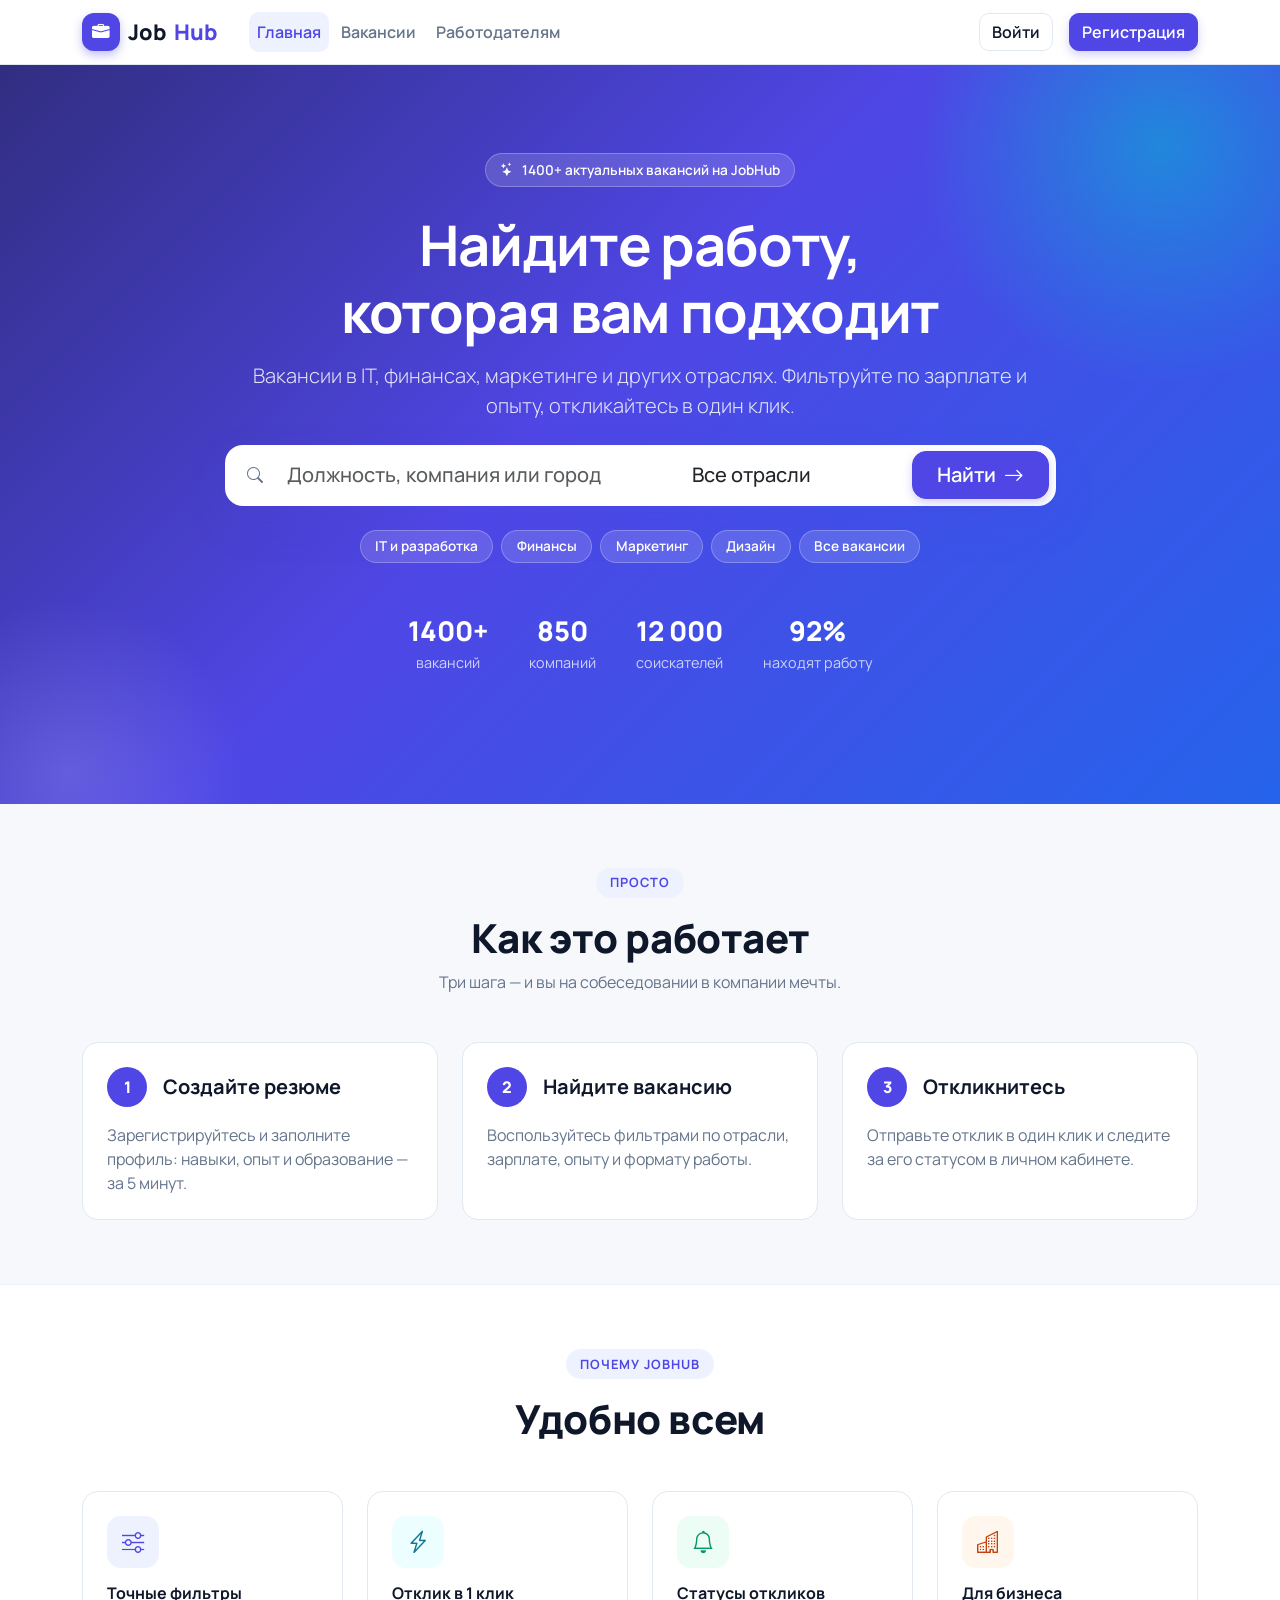
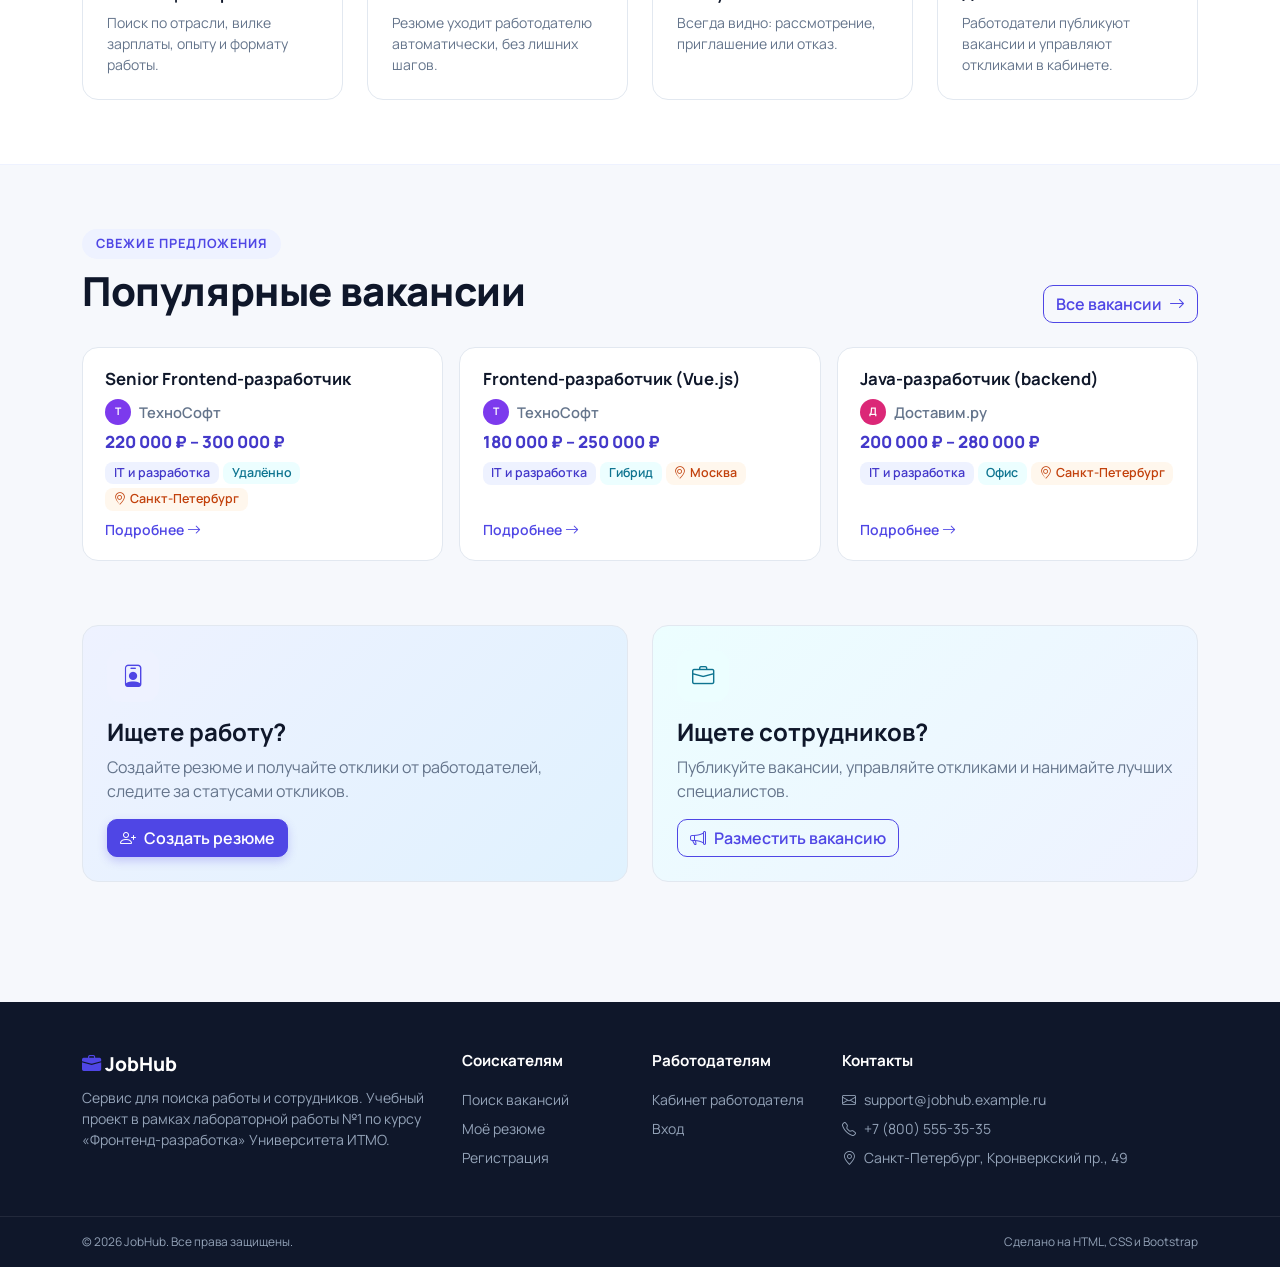
<file: labs/1/index.html>
<!DOCTYPE html>
<html lang="ru">
<head>
  <meta charset="UTF-8">
  <meta name="viewport" content="width=device-width, initial-scale=1">
  <meta name="description" content="JobHub — сервис поиска работы и сотрудников. Тысячи вакансий с фильтрами по отрасли, зарплате и опыту.">
  <title>JobHub — найди работу мечты</title>

  <!-- Bootstrap 5 -->
  <link href="https://cdn.jsdelivr.net/npm/bootstrap@5.3.3/dist/css/bootstrap.min.css" rel="stylesheet">
  <!-- Bootstrap Icons -->
  <link href="https://cdn.jsdelivr.net/npm/bootstrap-icons@1.11.3/font/bootstrap-icons.min.css" rel="stylesheet">
  <!-- Шрифт Manrope -->
  <link rel="preconnect" href="https://fonts.googleapis.com">
  <link rel="preconnect" href="https://fonts.gstatic.com" crossorigin>
  <link href="https://fonts.googleapis.com/css2?family=Manrope:wght@400;500;600;700;800&display=swap" rel="stylesheet">
  <!-- Кастомные стили -->
  <link rel="stylesheet" href="css/style.css">
</head>

<body data-page="index">

  <!-- ================= ШАПКА ================= -->
  <header class="site-header sticky-top">
    <nav class="navbar navbar-expand-lg py-2">
      <div class="container">
        <a class="navbar-brand" href="index.html"><i class="bi bi-briefcase-fill"></i>Job<span>Hub</span></a>
        <button class="navbar-toggler" type="button" data-bs-toggle="collapse" data-bs-target="#mainNav"
                aria-controls="mainNav" aria-expanded="false" aria-label="Открыть меню">
          <span class="navbar-toggler-icon"></span>
        </button>
        <div class="collapse navbar-collapse" id="mainNav">
          <ul class="navbar-nav me-auto mb-2 mb-lg-0 ms-lg-3 gap-lg-1">
            <li class="nav-item"><a class="nav-link" data-nav="index" href="index.html">Главная</a></li>
            <li class="nav-item"><a class="nav-link" data-nav="jobs" href="jobs.html">Вакансии</a></li>
            <li class="nav-item"><a class="nav-link" data-nav="employer" href="employer.html">Работодателям</a></li>
          </ul>
          <div class="d-flex align-items-center gap-2" id="navUser"></div>
        </div>
      </div>
    </nav>
  </header>

  <main>
    <!-- ================= ГЕРОЙ С ПОИСКОМ ================= -->
    <section class="hero">
      <div class="container">
        <div class="row justify-content-center text-center">
          <div class="col-lg-9">
            <p class="hero-chip d-inline-flex mb-4"><i class="bi bi-stars me-2"></i>1400+ актуальных вакансий на JobHub</p>
            <h1 class="display-4 fw-bold mb-3">Найдите работу,<br>которая вам подходит</h1>
            <p class="lead mb-4">
              Вакансии в IT, финансах, маркетинге и других отраслях.
              Фильтруйте по зарплате и опыту, откликайтесь в один клик.
            </p>

            <!-- Форма быстрого поиска -->
            <form id="heroSearchForm" class="hero-search mb-4" role="search" aria-label="Поиск вакансий">
              <div class="flex-grow-1 d-flex align-items-center px-3">
                <i class="bi bi-search text-muted me-2"></i>
                <input type="search" class="form-control form-control-lg border-0" name="q"
                       placeholder="Должность, компания или город" aria-label="Ключевое слово">
              </div>
              <select class="form-select form-select-lg" name="industry" aria-label="Отрасль" style="max-width:230px">
                <option value="">Все отрасли</option>
                <option value="IT и разработка">IT и разработка</option>
                <option value="Финансы">Финансы</option>
                <option value="Маркетинг и PR">Маркетинг и PR</option>
                <option value="Дизайн">Дизайн</option>
                <option value="Продажи">Продажи</option>
                <option value="HR и рекрутинг">HR и рекрутинг</option>
                <option value="Производство">Производство</option>
                <option value="Логистика">Логистика</option>
                <option value="Образование">Образование</option>
              </select>
              <button type="submit" class="btn btn-brand btn-lg px-4">
                Найти <i class="bi bi-arrow-right ms-1"></i>
              </button>
            </form>

            <div class="d-flex flex-wrap justify-content-center gap-2 mb-5">
              <a class="hero-chip" href="jobs.html?industry=IT%20и%20разработка">IT и разработка</a>
              <a class="hero-chip" href="jobs.html?industry=Финансы">Финансы</a>
              <a class="hero-chip" href="jobs.html?industry=Маркетинг%20и%20PR">Маркетинг</a>
              <a class="hero-chip" href="jobs.html?industry=Дизайн">Дизайн</a>
              <a class="hero-chip" href="jobs.html">Все вакансии</a>
            </div>

            <div class="hero-stats justify-content-center">
              <div><div class="num">1400+</div><div class="lbl">вакансий</div></div>
              <div><div class="num">850</div><div class="lbl">компаний</div></div>
              <div><div class="num">12 000</div><div class="lbl">соискателей</div></div>
              <div><div class="num">92%</div><div class="lbl">находят работу</div></div>
            </div>
          </div>
        </div>
      </div>
    </section>

    <!-- ================= КАК ЭТО РАБОТАЕТ ================= -->
    <section class="section" aria-labelledby="how-title">
      <div class="container">
        <div class="text-center mb-5">
          <span class="eyebrow mb-3">Просто</span>
          <h2 class="section-title h1" id="how-title">Как это работает</h2>
          <p class="section-subtitle mx-auto">Три шага — и вы на собеседовании в компании мечты.</p>
        </div>
        <div class="row g-4">
          <div class="col-md-4">
            <div class="feature-card">
              <div class="d-flex align-items-center gap-3 mb-3">
                <span class="step-num">1</span>
                <h3 class="h5 fw-bold mb-0">Создайте резюме</h3>
              </div>
              <p class="text-muted mb-0">Зарегистрируйтесь и заполните профиль: навыки, опыт и образование — за 5 минут.</p>
            </div>
          </div>
          <div class="col-md-4">
            <div class="feature-card">
              <div class="d-flex align-items-center gap-3 mb-3">
                <span class="step-num">2</span>
                <h3 class="h5 fw-bold mb-0">Найдите вакансию</h3>
              </div>
              <p class="text-muted mb-0">Воспользуйтесь фильтрами по отрасли, зарплате, опыту и формату работы.</p>
            </div>
          </div>
          <div class="col-md-4">
            <div class="feature-card">
              <div class="d-flex align-items-center gap-3 mb-3">
                <span class="step-num">3</span>
                <h3 class="h5 fw-bold mb-0">Откликнитесь</h3>
              </div>
              <p class="text-muted mb-0">Отправьте отклик в один клик и следите за его статусом в личном кабинете.</p>
            </div>
          </div>
        </div>
      </div>
    </section>

    <!-- ================= ПРЕИМУЩЕСТВА ================= -->
    <section class="section bg-white border-top border-bottom" style="--bs-border-color:#eef2ff" aria-labelledby="feat-title">
      <div class="container">
        <div class="text-center mb-5">
          <span class="eyebrow mb-3">Почему JobHub</span>
          <h2 class="section-title h1" id="feat-title">Удобно всем</h2>
        </div>
        <div class="row g-4">
          <div class="col-sm-6 col-lg-3">
            <div class="feature-card">
              <span class="feature-icon bg-violet"><i class="bi bi-sliders"></i></span>
              <h3 class="h6 fw-bold">Точные фильтры</h3>
              <p class="small text-muted mb-0">Поиск по отрасли, вилке зарплаты, опыту и формату работы.</p>
            </div>
          </div>
          <div class="col-sm-6 col-lg-3">
            <div class="feature-card">
              <span class="feature-icon bg-cyan"><i class="bi bi-lightning-charge"></i></span>
              <h3 class="h6 fw-bold">Отклик в 1 клик</h3>
              <p class="small text-muted mb-0">Резюме уходит работодателю автоматически, без лишних шагов.</p>
            </div>
          </div>
          <div class="col-sm-6 col-lg-3">
            <div class="feature-card">
              <span class="feature-icon bg-green"><i class="bi bi-bell"></i></span>
              <h3 class="h6 fw-bold">Статусы откликов</h3>
              <p class="small text-muted mb-0">Всегда видно: рассмотрение, приглашение или отказ.</p>
            </div>
          </div>
          <div class="col-sm-6 col-lg-3">
            <div class="feature-card">
              <span class="feature-icon bg-orange"><i class="bi bi-buildings"></i></span>
              <h3 class="h6 fw-bold">Для бизнеса</h3>
              <p class="small text-muted mb-0">Работодатели публикуют вакансии и управляют откликами в кабинете.</p>
            </div>
          </div>
        </div>
      </div>
    </section>

    <!-- ================= ПОПУЛЯРНЫЕ ВАКАНСИИ ================= -->
    <section class="section" aria-labelledby="popular-title">
      <div class="container">
        <div class="d-flex flex-wrap align-items-end justify-content-between gap-3 mb-4">
          <div>
            <span class="eyebrow mb-2">Свежие предложения</span>
            <h2 class="section-title h1" id="popular-title">Популярные вакансии</h2>
          </div>
          <a href="jobs.html" class="btn btn-outline-brand">Все вакансии <i class="bi bi-arrow-right ms-1"></i></a>
        </div>
        <div class="row g-3" id="popularJobs"></div>
      </div>
    </section>

    <!-- ================= CTA ================= -->
    <section class="section pt-0" aria-label="Регистрация">
      <div class="container">
        <div class="row g-4">
          <div class="col-lg-6">
            <div class="feature-card p-4" style="background:linear-gradient(135deg,#eef2ff,#e0f2fe)">
              <span class="feature-icon bg-violet"><i class="bi bi-person-badge"></i></span>
              <h2 class="h4 fw-bold">Ищете работу?</h2>
              <p class="text-muted mb-3">Создайте резюме и получайте отклики от работодателей, следите за статусами откликов.</p>
              <a href="register.html" class="btn btn-brand"><i class="bi bi-person-plus me-2"></i>Создать резюме</a>
            </div>
          </div>
          <div class="col-lg-6">
            <div class="feature-card p-4" style="background:linear-gradient(135deg,#ecfeff,#eef2ff)">
              <span class="feature-icon bg-cyan"><i class="bi bi-briefcase"></i></span>
              <h2 class="h4 fw-bold">Ищете сотрудников?</h2>
              <p class="text-muted mb-3">Публикуйте вакансии, управляйте откликами и нанимайте лучших специалистов.</p>
              <a href="employer.html" class="btn btn-outline-brand"><i class="bi bi-megaphone me-2"></i>Разместить вакансию</a>
            </div>
          </div>
        </div>
      </div>
    </section>
  </main>

  <!-- ================= ПОДВАЛ ================= -->
  <footer class="site-footer">
    <div class="container py-5">
      <div class="row g-4">
        <div class="col-lg-4">
          <div class="footer-brand mb-2"><i class="bi bi-briefcase-fill me-1"></i>JobHub</div>
          <p class="small">Сервис для поиска работы и сотрудников. Учебный проект в рамках лабораторной работы №1 по курсу «Фронтенд-разработка» Университета ИТМО.</p>
        </div>
        <div class="col-6 col-lg-2">
          <div class="footer-title mb-3">Соискателям</div>
          <ul class="list-unstyled small d-grid gap-2 mb-0">
            <li><a href="jobs.html">Поиск вакансий</a></li>
            <li><a href="profile.html">Моё резюме</a></li>
            <li><a href="register.html">Регистрация</a></li>
          </ul>
        </div>
        <div class="col-6 col-lg-2">
          <div class="footer-title mb-3">Работодателям</div>
          <ul class="list-unstyled small d-grid gap-2 mb-0">
            <li><a href="employer.html">Кабинет работодателя</a></li>
            <li><a href="login.html">Вход</a></li>
          </ul>
        </div>
        <div class="col-lg-4">
          <div class="footer-title mb-3">Контакты</div>
          <ul class="list-unstyled small d-grid gap-2 mb-0">
            <li><i class="bi bi-envelope me-2"></i>support@jobhub.example.ru</li>
            <li><i class="bi bi-telephone me-2"></i>+7 (800) 555-35-35</li>
            <li><i class="bi bi-geo-alt me-2"></i>Санкт-Петербург, Кронверкский пр., 49</li>
          </ul>
        </div>
      </div>
    </div>
    <div class="footer-bottom py-3">
      <div class="container d-flex flex-wrap justify-content-between small">
        <span>© 2026 JobHub. Все права защищены.</span>
        <span>Сделано на HTML, CSS и Bootstrap</span>
      </div>
    </div>
  </footer>

  <!-- ================= МОДАЛЬНОЕ ОКНО ВХОДА ================= -->
  <div class="modal fade" id="loginModal" tabindex="-1" aria-labelledby="loginModalLabel" aria-hidden="true">
    <div class="modal-dialog modal-dialog-centered">
      <div class="modal-content">
        <div class="modal-header">
          <h2 class="modal-title fs-5 fw-bold" id="loginModalLabel"><i class="bi bi-box-arrow-in-right me-2 text-primary"></i>Вход в аккаунт</h2>
          <button type="button" class="btn-close" data-bs-dismiss="modal" aria-label="Закрыть"></button>
        </div>
        <div class="modal-body">
          <div class="alert alert-danger py-2 small" id="quickLoginAlert" role="alert" hidden></div>
          <form id="quickLoginForm" novalidate>
            <div class="mb-3">
              <label for="qEmail" class="form-label">Email</label>
              <input type="email" class="form-control" id="qEmail" name="email" placeholder="user@demo.ru" required>
            </div>
            <div class="mb-3">
              <label for="qPassword" class="form-label">Пароль</label>
              <div class="password-wrapper">
                <input type="password" class="form-control" id="qPassword" name="password" placeholder="••••••" required>
                <button type="button" class="password-toggle" data-password-toggle="qPassword" aria-label="Показать пароль"><i class="bi bi-eye"></i></button>
              </div>
            </div>
            <button type="submit" class="btn btn-brand w-100">Войти</button>
          </form>
          <hr>
          <div class="small text-muted mb-2">Быстрый вход с демо-данными:</div>
          <div class="d-grid gap-2">
            <button type="button" class="btn btn-light-soft btn-sm" data-fill-demo="candidate">
              <i class="bi bi-person me-1"></i>Соискатель · user@demo.ru
            </button>
            <button type="button" class="btn btn-light-soft btn-sm" data-fill-demo="employer">
              <i class="bi bi-building me-1"></i>Работодатель · hr@demo.ru
            </button>
          </div>
        </div>
        <div class="modal-footer justify-content-center py-2">
          <span class="small text-muted">Нет аккаунта? <a href="register.html">Зарегистрируйтесь</a></span>
        </div>
      </div>
    </div>
  </div>

  <!-- Скрипты -->
  <script src="https://cdn.jsdelivr.net/npm/bootstrap@5.3.3/dist/js/bootstrap.bundle.min.js"></script>
  <script src="js/data.js"></script>
  <script src="js/storage.js"></script>
  <script src="js/main.js"></script>
  <script>
    // Выводим популярные вакансии на главной
    document.addEventListener('DOMContentLoaded', () => {
      const popular = VacancyStore.active()
        .sort((a, b) => new Date(b.postedAt) - new Date(a.postedAt))
        .slice(0, 3);

      document.getElementById('popularJobs').innerHTML = popular.map((v) => {
        const fmt = FORMAT_OPTIONS.find((o) => o.value === v.format);
        return `
          <div class="col-md-4">
            <article class="job-card d-flex flex-column">
              <div class="d-flex justify-content-between align-items-start gap-2 mb-2">
                <h3 class="job-title h6 mb-0"><a href="job.html?id=${encodeURIComponent(v.id)}">${esc(v.title)}</a></h3>
              </div>
              <div class="company-chip small mb-1">
                <span class="avatar-circle" style="width:26px;height:26px;font-size:0.65rem;background:${colorForName(v.company.name)}">${initials(v.company.name)}</span>
                ${esc(v.company.name)}
              </div>
              <p class="salary-line small mb-2">${salaryText(v.salaryMin, v.salaryMax)}</p>
              <div class="d-flex flex-wrap gap-1 mb-2">
                <span class="badge badge-soft badge-industry">${esc(v.industry)}</span>
                ${fmt ? `<span class="badge badge-soft badge-format">${fmt.label}</span>` : ''}
                <span class="badge badge-soft badge-location"><i class="bi bi-geo-alt me-1"></i>${esc(v.location)}</span>
              </div>
              <a href="job.html?id=${encodeURIComponent(v.id)}" class="mt-auto small fw-semibold">
                Подробнее <i class="bi bi-arrow-right"></i>
              </a>
            </article>
          </div>`;
      }).join('');
    });
  </script>
</body>
</html>
</file>
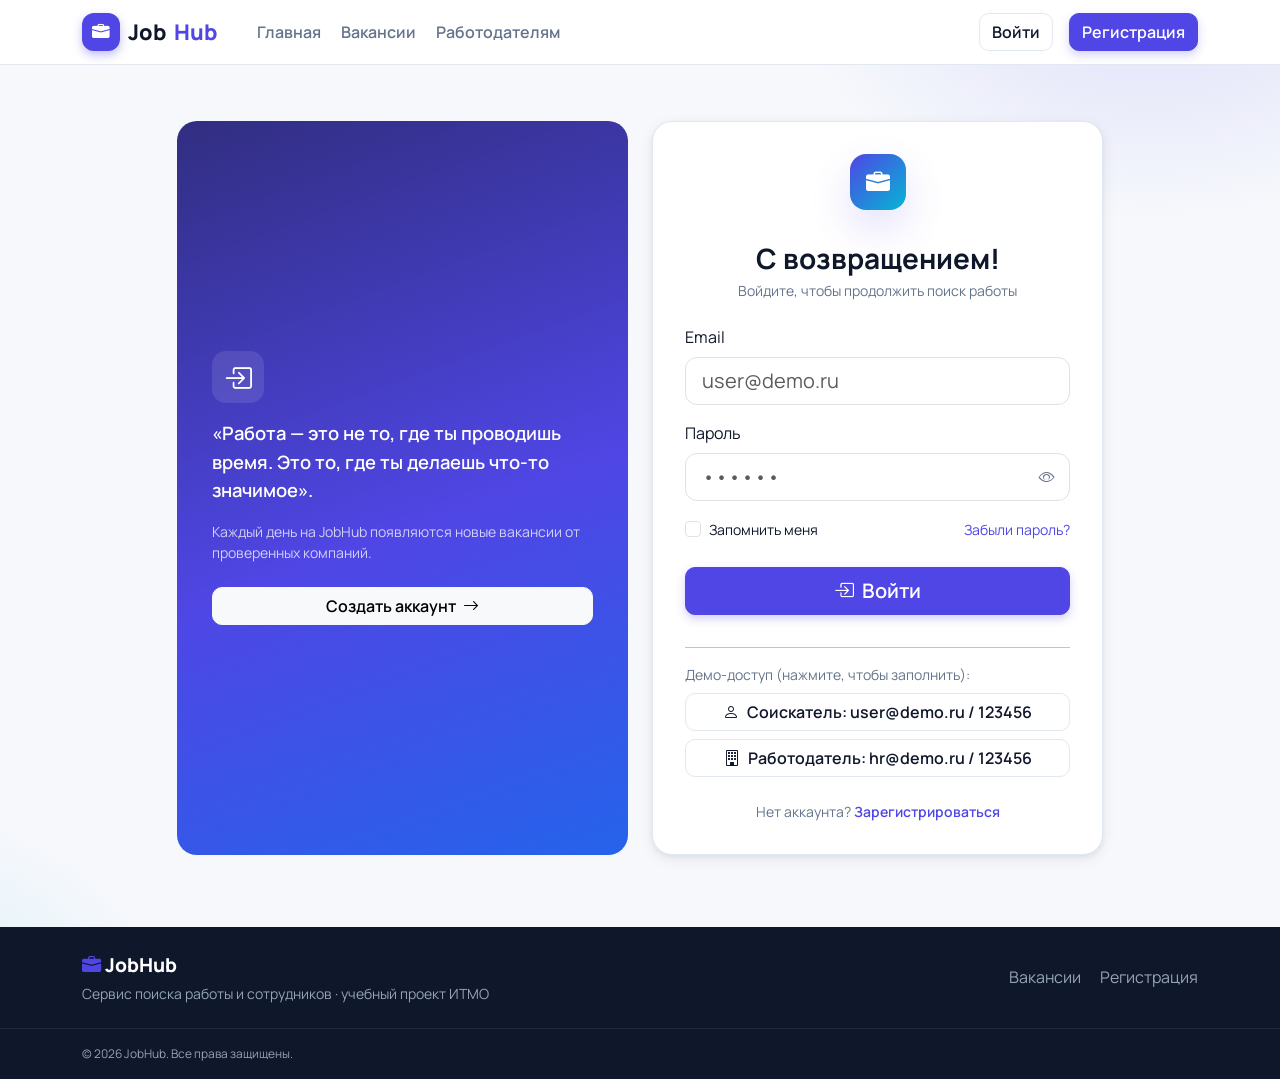
<file: labs/1/employer.html>
<!DOCTYPE html>
<html lang="ru">
<head>
  <meta charset="UTF-8">
  <meta name="viewport" content="width=device-width, initial-scale=1">
  <meta name="description" content="Личный кабинет работодателя JobHub: управление вакансиями и откликами.">
  <title>Кабинет работодателя — JobHub</title>

  <link href="https://cdn.jsdelivr.net/npm/bootstrap@5.3.3/dist/css/bootstrap.min.css" rel="stylesheet">
  <link href="https://cdn.jsdelivr.net/npm/bootstrap-icons@1.11.3/font/bootstrap-icons.min.css" rel="stylesheet">
  <link rel="preconnect" href="https://fonts.googleapis.com">
  <link rel="preconnect" href="https://fonts.gstatic.com" crossorigin>
  <link href="https://fonts.googleapis.com/css2?family=Manrope:wght@400;500;600;700;800&display=swap" rel="stylesheet">
  <link rel="stylesheet" href="css/style.css">
</head>

<body data-page="employer">

  <!-- ================= ШАПКА ================= -->
  <header class="site-header sticky-top">
    <nav class="navbar navbar-expand-lg py-2">
      <div class="container">
        <a class="navbar-brand" href="index.html"><i class="bi bi-briefcase-fill"></i>Job<span>Hub</span></a>
        <button class="navbar-toggler" type="button" data-bs-toggle="collapse" data-bs-target="#mainNav"
                aria-controls="mainNav" aria-expanded="false" aria-label="Открыть меню">
          <span class="navbar-toggler-icon"></span>
        </button>
        <div class="collapse navbar-collapse" id="mainNav">
          <ul class="navbar-nav me-auto mb-2 mb-lg-0 ms-lg-3 gap-lg-1">
            <li class="nav-item"><a class="nav-link" data-nav="index" href="index.html">Главная</a></li>
            <li class="nav-item"><a class="nav-link" data-nav="jobs" href="jobs.html">Вакансии</a></li>
            <li class="nav-item"><a class="nav-link" data-nav="employer" href="employer.html">Работодателям</a></li>
          </ul>
          <div class="d-flex align-items-center gap-2" id="navUser"></div>
        </div>
      </div>
    </nav>
  </header>

  <main>
    <!-- Шапка кабинета -->
    <section class="account-header">
      <div class="container">
        <div class="d-flex flex-wrap align-items-center gap-3">
          <span class="avatar-circle" style="width:72px;height:72px;font-size:1.6rem;background:rgba(255,255,255,0.2);border:2px solid rgba(255,255,255,0.4)" id="empInitials">?</span>
          <div class="flex-grow-1">
            <h1 class="h3 fw-bold mb-1" id="empName">—</h1>
            <p class="mb-0 small" style="color:rgba(255,255,255,0.8)">
              <i class="bi bi-building me-1"></i><span id="empCompany">—</span>
              <span class="mx-2">·</span>
              <i class="bi bi-briefcase me-1"></i>Работодатель
            </p>
          </div>
          <button class="btn btn-light fw-semibold" data-bs-toggle="modal" data-bs-target="#vacancyModal" data-new-vacancy>
            <i class="bi bi-plus-lg me-1"></i>Создать вакансию
          </button>
        </div>

        <!-- Статистика -->
        <div class="row g-3 mt-2">
          <div class="col-6 col-md-3">
            <div class="stat-card d-flex align-items-center gap-3">
              <span class="stat-icon bg-violet"><i class="bi bi-briefcase"></i></span>
              <div>
                <div class="stat-value" id="statVacancies">0</div>
                <div class="stat-label">всего вакансий</div>
              </div>
            </div>
          </div>
          <div class="col-6 col-md-3">
            <div class="stat-card d-flex align-items-center gap-3">
              <span class="stat-icon bg-cyan"><i class="bi bi-check-circle"></i></span>
              <div>
                <div class="stat-value" id="statActive">0</div>
                <div class="stat-label">активных</div>
              </div>
            </div>
          </div>
          <div class="col-6 col-md-3">
            <div class="stat-card d-flex align-items-center gap-3">
              <span class="stat-icon bg-green"><i class="bi bi-chat-dots"></i></span>
              <div>
                <div class="stat-value" id="statResponses">0</div>
                <div class="stat-label">откликов</div>
              </div>
            </div>
          </div>
          <div class="col-6 col-md-3">
            <div class="stat-card d-flex align-items-center gap-3">
              <span class="stat-icon bg-orange"><i class="bi bi-bell"></i></span>
              <div>
                <div class="stat-value" id="statNew">0</div>
                <div class="stat-label">новых откликов</div>
              </div>
            </div>
          </div>
        </div>
      </div>
    </section>

    <!-- Контент кабинета -->
    <section class="section pt-5">
      <div class="container">
        <!-- Вакансии -->
        <div class="d-flex flex-wrap justify-content-between align-items-center gap-2 mb-3">
          <h2 class="section-title h4 mb-0"><i class="bi bi-briefcase me-2 text-primary"></i>Мои вакансии</h2>
          <button class="btn btn-brand" data-bs-toggle="modal" data-bs-target="#vacancyModal" data-new-vacancy>
            <i class="bi bi-plus-lg me-1"></i>Новая вакансия
          </button>
        </div>
        <div class="bg-white border rounded-4 p-3 mb-5 overflow-hidden" id="vacanciesTableBox">
          <!-- Рендерится employer.js -->
        </div>

        <!-- Отклики -->
        <div class="d-flex flex-wrap justify-content-between align-items-center gap-2 mb-3" id="responses">
          <h2 class="section-title h4 mb-0"><i class="bi bi-chat-dots me-2 text-primary"></i>Отклики соискателей</h2>
          <span class="text-muted small">Нажмите на вакансию, чтобы посмотреть кандидатов</span>
        </div>
        <div id="responsesAccordion">
          <!-- Рендерится employer.js -->
        </div>
      </div>
    </section>
  </main>

  <!-- ================= ПОДВАЛ ================= -->
  <footer class="site-footer">
    <div class="container py-4">
      <div class="row g-3 align-items-center">
        <div class="col-md-6">
          <div class="footer-brand mb-1"><i class="bi bi-briefcase-fill me-1"></i>JobHub</div>
          <p class="small mb-0">Сервис поиска работы и сотрудников · учебный проект ИТМО</p>
        </div>
        <div class="col-md-6 text-md-end">
          <a href="jobs.html" class="me-3">Вакансии</a>
          <a href="login.html">Вход</a>
        </div>
      </div>
    </div>
    <div class="footer-bottom py-3">
      <div class="container small">© 2026 JobHub. Все права защищены.</div>
    </div>
  </footer>

  <!-- ================= МОДАЛЬНОЕ ОКНО: ВАКАНСИЯ (создание/редактирование) ================= -->
  <div class="modal fade" id="vacancyModal" tabindex="-1" aria-labelledby="vacancyModalLabel" aria-hidden="true">
    <div class="modal-dialog modal-lg modal-dialog-scrollable">
      <div class="modal-content">
        <div class="modal-header">
          <h2 class="modal-title fs-5 fw-bold" id="vacancyModalLabel"><i class="bi bi-briefcase me-2 text-primary"></i>Новая вакансия</h2>
          <button type="button" class="btn-close" data-bs-dismiss="modal" aria-label="Закрыть"></button>
        </div>
        <div class="modal-body">
          <form id="vacancyForm" novalidate>
            <div class="row g-3">
              <div class="col-12">
                <label for="fTitle" class="form-label">Название вакансии <span class="text-danger">*</span></label>
                <input type="text" class="form-control" id="fTitle" name="fTitle" placeholder="Senior Frontend-разработчик" required>
              </div>

              <div class="col-md-6">
                <label for="fIndustry" class="form-label">Отрасль <span class="text-danger">*</span></label>
                <select class="form-select" id="fIndustry" name="fIndustry" required>
                  <option value="">Выберите отрасль</option>
                  <option value="IT и разработка">IT и разработка</option>
                  <option value="Финансы">Финансы</option>
                  <option value="Маркетинг и PR">Маркетинг и PR</option>
                  <option value="Дизайн">Дизайн</option>
                  <option value="Продажи">Продажи</option>
                  <option value="HR и рекрутинг">HR и рекрутинг</option>
                  <option value="Производство">Производство</option>
                  <option value="Логистика">Логистика</option>
                  <option value="Образование">Образование</option>
                </select>
              </div>

              <div class="col-md-6">
                <label for="fExperience" class="form-label">Опыт работы <span class="text-danger">*</span></label>
                <select class="form-select" id="fExperience" name="fExperience" required>
                  <option value="">Выберите опыт</option>
                  <option value="noexp">Без опыта</option>
                  <option value="1-3">Опыт 1–3 года</option>
                  <option value="3-6">Опыт 3–6 лет</option>
                  <option value="6+">Опыт более 6 лет</option>
                </select>
              </div>

              <div class="col-md-4">
                <label for="fSalaryMin" class="form-label">Зарплата от, ₽</label>
                <input type="number" class="form-control" id="fSalaryMin" name="fSalaryMin" min="0" step="5000" placeholder="150000">
              </div>

              <div class="col-md-4">
                <label for="fSalaryMax" class="form-label">Зарплата до, ₽</label>
                <input type="number" class="form-control" id="fSalaryMax" name="fSalaryMax" min="0" step="5000" placeholder="250000">
              </div>

              <div class="col-md-4">
                <label for="fLocation" class="form-label">Город / удалённо <span class="text-danger">*</span></label>
                <input type="text" class="form-control" id="fLocation" name="fLocation" placeholder="Санкт-Петербург" required>
              </div>

              <div class="col-12">
                <label for="fFormat" class="form-label">Формат работы</label>
                <select class="form-select" id="fFormat" name="fFormat">
                  <option value="office">Офис</option>
                  <option value="remote" selected>Удалённо</option>
                  <option value="hybrid">Гибрид</option>
                </select>
              </div>

              <div class="col-12">
                <label for="fDescription" class="form-label">Описание вакансии <span class="text-danger">*</span></label>
                <textarea class="form-control" id="fDescription" name="fDescription" rows="5"
                          placeholder="Чем предстоит заниматься, стек, команда…" required></textarea>
                <div class="form-text">Пустая строка разделяет абзацы.</div>
              </div>

              <div class="col-12">
                <label for="fRequirements" class="form-label">Требования</label>
                <textarea class="form-control" id="fRequirements" name="fRequirements" rows="4"
                          placeholder="Каждое требование — с новой строки"></textarea>
              </div>

              <div class="col-12">
                <label for="fOffers" class="form-label">Что мы предлагаем</label>
                <textarea class="form-control" id="fOffers" name="fOffers" rows="4"
                          placeholder="Каждый пункт — с новой строки"></textarea>
              </div>

              <div class="col-12">
                <div class="form-check form-switch">
                  <input class="form-check-input" type="checkbox" role="switch" id="fActive" name="fActive" checked>
                  <label class="form-check-label" for="fActive">Опубликовать сразу (иначе — черновик)</label>
                </div>
              </div>
            </div>
          </form>
        </div>
        <div class="modal-footer">
          <button type="button" class="btn btn-light-soft" data-bs-dismiss="modal">Отмена</button>
          <button type="submit" class="btn btn-brand" form="vacancyForm"><i class="bi bi-check2 me-1"></i>Сохранить вакансию</button>
        </div>
      </div>
    </div>
  </div>

  <!-- ================= МОДАЛЬНОЕ ОКНО: ПОДТВЕРЖДЕНИЕ УДАЛЕНИЯ ================= -->
  <div class="modal fade" id="deleteModal" tabindex="-1" aria-labelledby="deleteModalLabel" aria-hidden="true">
    <div class="modal-dialog modal-dialog-centered modal-sm">
      <div class="modal-content">
        <div class="modal-header">
          <h2 class="modal-title fs-6 fw-bold" id="deleteModalLabel">Удалить вакансию?</h2>
          <button type="button" class="btn-close" data-bs-dismiss="modal" aria-label="Закрыть"></button>
        </div>
        <div class="modal-body">
          <p class="small text-muted mb-0">
            Вакансия <span class="fw-bold" id="deleteVacancyTitle">«…»</span> будет удалена безвозвратно вместе с откликами.
          </p>
        </div>
        <div class="modal-footer">
          <button type="button" class="btn btn-light-soft" data-bs-dismiss="modal">Отмена</button>
          <button type="button" class="btn btn-danger" id="confirmDeleteBtn"><i class="bi bi-trash me-1"></i>Удалить</button>
        </div>
      </div>
    </div>
  </div>

  <script src="https://cdn.jsdelivr.net/npm/bootstrap@5.3.3/dist/js/bootstrap.bundle.min.js"></script>
  <script src="js/data.js"></script>
  <script src="js/storage.js"></script>
  <script src="js/main.js"></script>
  <script src="js/employer.js"></script>
</body>
</html>
</file>
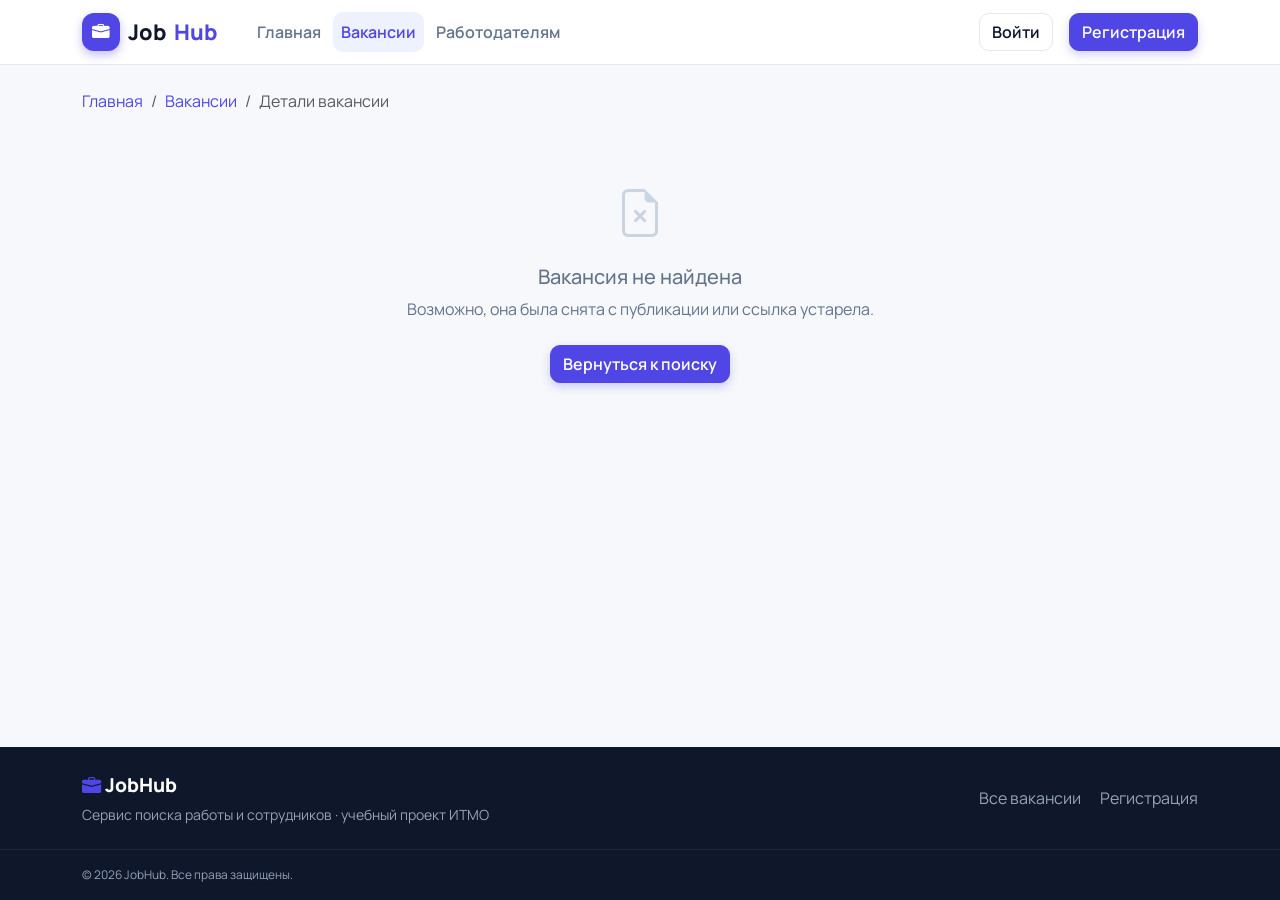
<file: labs/1/job.html>
<!DOCTYPE html>
<html lang="ru">
<head>
  <meta charset="UTF-8">
  <meta name="viewport" content="width=device-width, initial-scale=1">
  <meta name="description" content="Описание вакансии: требования, условия и информация о компании.">
  <title>Вакансия — JobHub</title>

  <link href="https://cdn.jsdelivr.net/npm/bootstrap@5.3.3/dist/css/bootstrap.min.css" rel="stylesheet">
  <link href="https://cdn.jsdelivr.net/npm/bootstrap-icons@1.11.3/font/bootstrap-icons.min.css" rel="stylesheet">
  <link rel="preconnect" href="https://fonts.googleapis.com">
  <link rel="preconnect" href="https://fonts.gstatic.com" crossorigin>
  <link href="https://fonts.googleapis.com/css2?family=Manrope:wght@400;500;600;700;800&display=swap" rel="stylesheet">
  <link rel="stylesheet" href="css/style.css">
</head>

<body data-page="jobs">

  <!-- ================= ШАПКА ================= -->
  <header class="site-header sticky-top">
    <nav class="navbar navbar-expand-lg py-2">
      <div class="container">
        <a class="navbar-brand" href="index.html"><i class="bi bi-briefcase-fill"></i>Job<span>Hub</span></a>
        <button class="navbar-toggler" type="button" data-bs-toggle="collapse" data-bs-target="#mainNav"
                aria-controls="mainNav" aria-expanded="false" aria-label="Открыть меню">
          <span class="navbar-toggler-icon"></span>
        </button>
        <div class="collapse navbar-collapse" id="mainNav">
          <ul class="navbar-nav me-auto mb-2 mb-lg-0 ms-lg-3 gap-lg-1">
            <li class="nav-item"><a class="nav-link" data-nav="index" href="index.html">Главная</a></li>
            <li class="nav-item"><a class="nav-link" data-nav="jobs" href="jobs.html">Вакансии</a></li>
            <li class="nav-item"><a class="nav-link" data-nav="employer" href="employer.html">Работодателям</a></li>
          </ul>
          <div class="d-flex align-items-center gap-2" id="navUser"></div>
        </div>
      </div>
    </nav>
  </header>

  <main class="section pt-4">
    <div class="container">
      <!-- Хлебные крошки -->
      <nav aria-label="Хлебные крошки" class="mb-3">
        <ol class="breadcrumb small mb-0">
          <li class="breadcrumb-item"><a href="index.html">Главная</a></li>
          <li class="breadcrumb-item"><a href="jobs.html">Вакансии</a></li>
          <li class="breadcrumb-item active" aria-current="page" id="breadcrumbTitle">Детали вакансии</li>
        </ol>
      </nav>

      <!-- Контент вакансии рендерится скриптом job-details.js -->
      <div id="vacancyContent"></div>
    </div>
  </main>

  <!-- ================= ПОДВАЛ ================= -->
  <footer class="site-footer">
    <div class="container py-4">
      <div class="row g-3 align-items-center">
        <div class="col-md-6">
          <div class="footer-brand mb-1"><i class="bi bi-briefcase-fill me-1"></i>JobHub</div>
          <p class="small mb-0">Сервис поиска работы и сотрудников · учебный проект ИТМО</p>
        </div>
        <div class="col-md-6 text-md-end">
          <a href="jobs.html" class="me-3">Все вакансии</a>
          <a href="register.html">Регистрация</a>
        </div>
      </div>
    </div>
    <div class="footer-bottom py-3">
      <div class="container small">© 2026 JobHub. Все права защищены.</div>
    </div>
  </footer>

  <!-- ================= МОДАЛЬНОЕ ОКНО ВХОДА (для отклика) ================= -->
  <div class="modal fade" id="loginModal" tabindex="-1" aria-labelledby="loginModalLabel" aria-hidden="true">
    <div class="modal-dialog modal-dialog-centered">
      <div class="modal-content">
        <div class="modal-header">
          <h2 class="modal-title fs-5 fw-bold" id="loginModalLabel"><i class="bi bi-box-arrow-in-right me-2 text-primary"></i>Вход в аккаунт</h2>
          <button type="button" class="btn-close" data-bs-dismiss="modal" aria-label="Закрыть"></button>
        </div>
        <div class="modal-body">
          <div class="alert alert-danger py-2 small" id="quickLoginAlert" role="alert" hidden></div>
          <form id="quickLoginForm" novalidate>
            <div class="mb-3">
              <label for="qEmail" class="form-label">Email</label>
              <input type="email" class="form-control" id="qEmail" name="email" placeholder="user@demo.ru" required>
            </div>
            <div class="mb-3">
              <label for="qPassword" class="form-label">Пароль</label>
              <div class="password-wrapper">
                <input type="password" class="form-control" id="qPassword" name="password" placeholder="••••••" required>
                <button type="button" class="password-toggle" data-password-toggle="qPassword" aria-label="Показать пароль"><i class="bi bi-eye"></i></button>
              </div>
            </div>
            <button type="submit" class="btn btn-brand w-100">Войти</button>
          </form>
          <hr>
          <div class="small text-muted mb-2">Быстрый вход с демо-данными:</div>
          <div class="d-grid gap-2">
            <button type="button" class="btn btn-light-soft btn-sm" data-fill-demo="candidate">
              <i class="bi bi-person me-1"></i>Соискатель · user@demo.ru
            </button>
            <button type="button" class="btn btn-light-soft btn-sm" data-fill-demo="employer">
              <i class="bi bi-building me-1"></i>Работодатель · hr@demo.ru
            </button>
          </div>
        </div>
        <div class="modal-footer justify-content-center py-2">
          <span class="small text-muted">Нет аккаунта? <a href="register.html">Зарегистрируйтесь</a></span>
        </div>
      </div>
    </div>
  </div>

  <script src="https://cdn.jsdelivr.net/npm/bootstrap@5.3.3/dist/js/bootstrap.bundle.min.js"></script>
  <script src="js/data.js"></script>
  <script src="js/storage.js"></script>
  <script src="js/main.js"></script>
  <script src="js/job-details.js"></script>
</body>
</html>
</file>
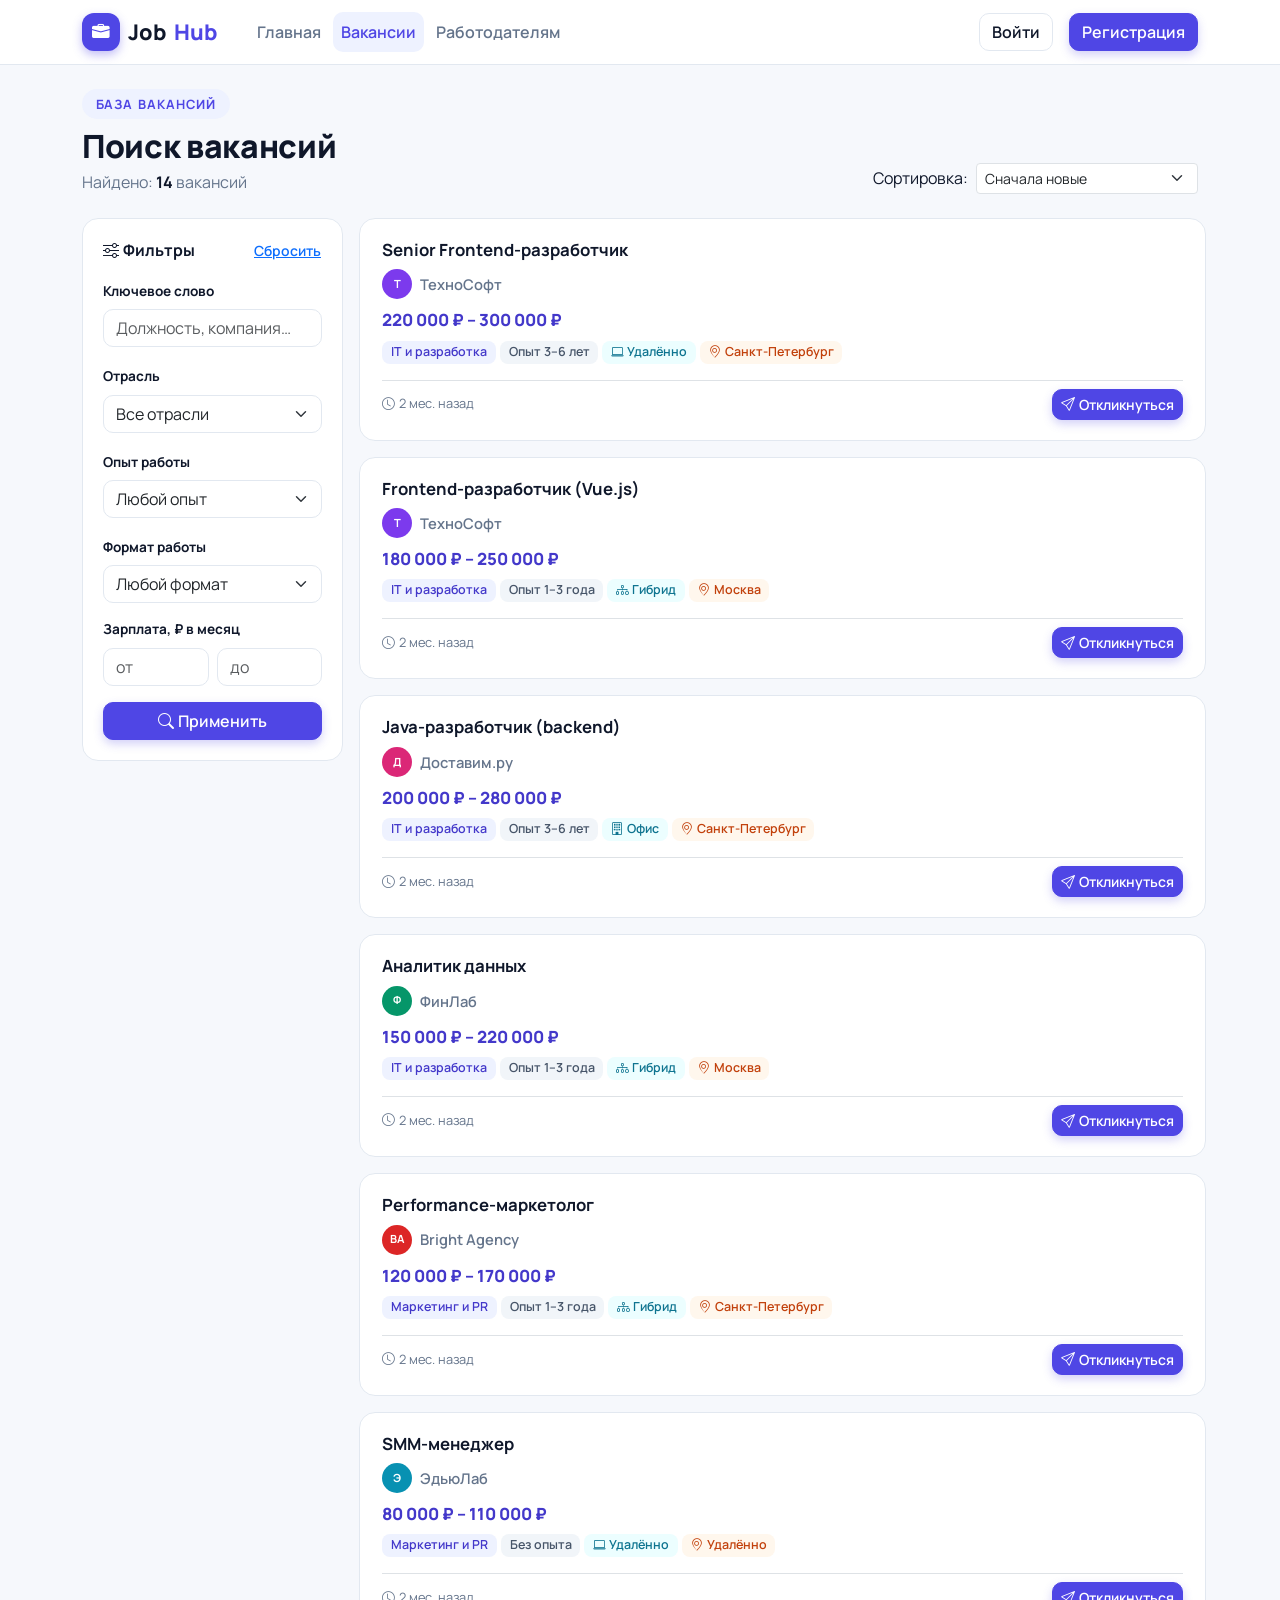
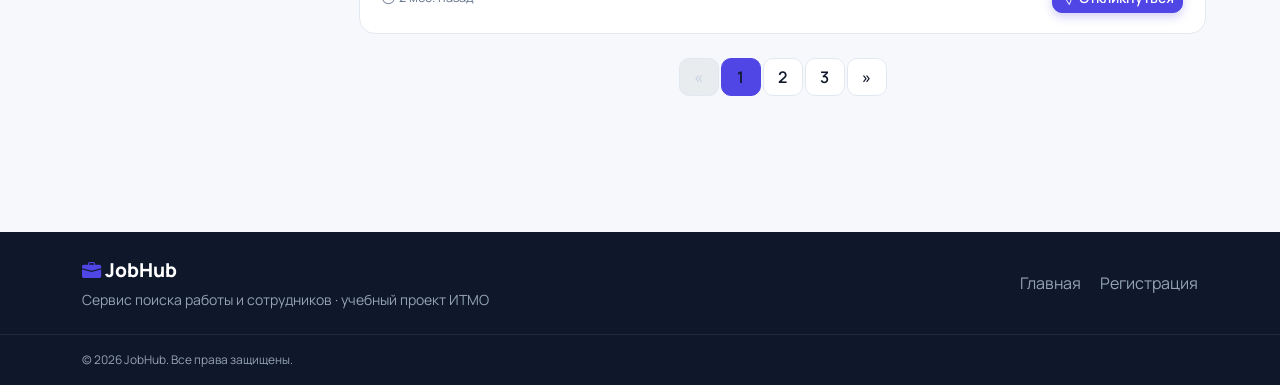
<file: labs/1/jobs.html>
<!DOCTYPE html>
<html lang="ru">
<head>
  <meta charset="UTF-8">
  <meta name="viewport" content="width=device-width, initial-scale=1">
  <meta name="description" content="Поиск вакансий на JobHub: фильтры по отрасли, зарплате, опыту и формату работы.">
  <title>Поиск вакансий — JobHub</title>

  <link href="https://cdn.jsdelivr.net/npm/bootstrap@5.3.3/dist/css/bootstrap.min.css" rel="stylesheet">
  <link href="https://cdn.jsdelivr.net/npm/bootstrap-icons@1.11.3/font/bootstrap-icons.min.css" rel="stylesheet">
  <link rel="preconnect" href="https://fonts.googleapis.com">
  <link rel="preconnect" href="https://fonts.gstatic.com" crossorigin>
  <link href="https://fonts.googleapis.com/css2?family=Manrope:wght@400;500;600;700;800&display=swap" rel="stylesheet">
  <link rel="stylesheet" href="css/style.css">
</head>

<body data-page="jobs">

  <!-- ================= ШАПКА ================= -->
  <header class="site-header sticky-top">
    <nav class="navbar navbar-expand-lg py-2">
      <div class="container">
        <a class="navbar-brand" href="index.html"><i class="bi bi-briefcase-fill"></i>Job<span>Hub</span></a>
        <button class="navbar-toggler" type="button" data-bs-toggle="collapse" data-bs-target="#mainNav"
                aria-controls="mainNav" aria-expanded="false" aria-label="Открыть меню">
          <span class="navbar-toggler-icon"></span>
        </button>
        <div class="collapse navbar-collapse" id="mainNav">
          <ul class="navbar-nav me-auto mb-2 mb-lg-0 ms-lg-3 gap-lg-1">
            <li class="nav-item"><a class="nav-link" data-nav="index" href="index.html">Главная</a></li>
            <li class="nav-item"><a class="nav-link" data-nav="jobs" href="jobs.html">Вакансии</a></li>
            <li class="nav-item"><a class="nav-link" data-nav="employer" href="employer.html">Работодателям</a></li>
          </ul>
          <div class="d-flex align-items-center gap-2" id="navUser"></div>
        </div>
      </div>
    </nav>
  </header>

  <main class="section pt-4">
    <div class="container">
      <!-- Заголовок -->
      <div class="jobs-top d-flex flex-wrap align-items-end justify-content-between gap-3 mb-4">
        <div>
          <span class="eyebrow mb-2">База вакансий</span>
          <h1 class="section-title h2 mb-1">Поиск вакансий</h1>
          <p class="text-muted mb-0">Найдено: <span class="search-result-count" id="resultsCount">0</span> вакансий</p>
        </div>
        <div class="d-flex align-items-center gap-2">
          <label for="sortSelect" class="form-label mb-0 text-nowrap">Сортировка:</label>
          <select id="sortSelect" class="form-select form-select-sm" style="min-width:220px" aria-label="Сортировка">
            <option value="new">Сначала новые</option>
            <option value="salary_desc">По убыванию зарплаты</option>
            <option value="salary_asc">По возрастанию зарплаты</option>
          </select>
        </div>
      </div>

      <div class="row g-4">
        <!-- ===== Боковая панель фильтров ===== -->
        <aside class="col-lg-3" aria-label="Фильтры вакансий">
          <div class="filter-panel">
            <div class="d-flex justify-content-between align-items-center mb-3">
              <h2 class="h6 fw-bold mb-0"><i class="bi bi-sliders me-1"></i>Фильтры</h2>
              <button type="button" class="btn btn-sm btn-link p-0" id="resetFilters">Сбросить</button>
            </div>

            <div class="mb-3">
              <label for="searchQ" class="form-label">Ключевое слово</label>
              <input type="search" class="form-control" id="searchQ" placeholder="Должность, компания…">
            </div>

            <div class="mb-3">
              <label for="filterIndustry" class="form-label">Отрасль</label>
              <select id="filterIndustry" class="form-select">
                <option value="">Все отрасли</option>
                <option value="IT и разработка">IT и разработка</option>
                <option value="Финансы">Финансы</option>
                <option value="Маркетинг и PR">Маркетинг и PR</option>
                <option value="Дизайн">Дизайн</option>
                <option value="Продажи">Продажи</option>
                <option value="HR и рекрутинг">HR и рекрутинг</option>
                <option value="Производство">Производство</option>
                <option value="Логистика">Логистика</option>
                <option value="Образование">Образование</option>
              </select>
            </div>

            <div class="mb-3">
              <label for="filterExperience" class="form-label">Опыт работы</label>
              <select id="filterExperience" class="form-select">
                <option value="">Любой опыт</option>
                <option value="noexp">Без опыта</option>
                <option value="1-3">Опыт 1–3 года</option>
                <option value="3-6">Опыт 3–6 лет</option>
                <option value="6+">Опыт более 6 лет</option>
              </select>
            </div>

            <div class="mb-3">
              <label for="filterFormat" class="form-label">Формат работы</label>
              <select id="filterFormat" class="form-select">
                <option value="">Любой формат</option>
                <option value="office">Офис</option>
                <option value="remote">Удалённо</option>
                <option value="hybrid">Гибрид</option>
              </select>
            </div>

            <div class="mb-3">
              <span class="form-label d-block mb-2">Зарплата, ₽ в месяц</span>
              <div class="d-flex gap-2">
                <input type="number" class="form-control" id="filterSalaryMin" placeholder="от" min="0" step="5000" aria-label="Минимальная зарплата">
                <input type="number" class="form-control" id="filterSalaryMax" placeholder="до" min="0" step="5000" aria-label="Максимальная зарплата">
              </div>
            </div>

            <button type="button" class="btn btn-brand w-100" onclick="document.getElementById('searchQ').dispatchEvent(new Event('change'))">
              <i class="bi bi-search me-1"></i>Применить
            </button>
          </div>
        </aside>

        <!-- ===== Список вакансий ===== -->
        <section class="col-lg-9" aria-label="Список вакансий">
          <div class="row g-3" id="jobsList"></div>

          <!-- Пустое состояние -->
          <div class="empty-state border rounded-4 bg-white" id="emptyState" hidden>
            <i class="bi bi-search-heart"></i>
            <h2 class="h5 mt-3">Ничего не найдено</h2>
            <p>Попробуйте изменить условия поиска или сбросить фильтры.</p>
            <button class="btn btn-outline-brand mt-2" id="resetFilters2">Сбросить фильтры</button>
          </div>

          <!-- Пагинация -->
          <nav class="mt-4 d-flex justify-content-center" aria-label="Пагинация">
            <ul class="pagination" id="pagination"></ul>
          </nav>
        </section>
      </div>
    </div>
  </main>

  <!-- ================= ПОДВАЛ ================= -->
  <footer class="site-footer">
    <div class="container py-4">
      <div class="row g-3 align-items-center">
        <div class="col-md-6">
          <div class="footer-brand mb-1"><i class="bi bi-briefcase-fill me-1"></i>JobHub</div>
          <p class="small mb-0">Сервис поиска работы и сотрудников · учебный проект ИТМО</p>
        </div>
        <div class="col-md-6 text-md-end">
          <a href="index.html" class="me-3">Главная</a>
          <a href="register.html">Регистрация</a>
        </div>
      </div>
    </div>
    <div class="footer-bottom py-3">
      <div class="container small">© 2026 JobHub. Все права защищены.</div>
    </div>
  </footer>

  <!-- ================= МОДАЛЬНОЕ ОКНО ВХОДА (для откликов) ================= -->
  <div class="modal fade" id="loginModal" tabindex="-1" aria-labelledby="loginModalLabel" aria-hidden="true">
    <div class="modal-dialog modal-dialog-centered">
      <div class="modal-content">
        <div class="modal-header">
          <h2 class="modal-title fs-5 fw-bold" id="loginModalLabel"><i class="bi bi-box-arrow-in-right me-2 text-primary"></i>Вход в аккаунт</h2>
          <button type="button" class="btn-close" data-bs-dismiss="modal" aria-label="Закрыть"></button>
        </div>
        <div class="modal-body">
          <div class="alert alert-danger py-2 small" id="quickLoginAlert" role="alert" hidden></div>
          <form id="quickLoginForm" novalidate>
            <div class="mb-3">
              <label for="qEmail" class="form-label">Email</label>
              <input type="email" class="form-control" id="qEmail" name="email" placeholder="user@demo.ru" required>
            </div>
            <div class="mb-3">
              <label for="qPassword" class="form-label">Пароль</label>
              <div class="password-wrapper">
                <input type="password" class="form-control" id="qPassword" name="password" placeholder="••••••" required>
                <button type="button" class="password-toggle" data-password-toggle="qPassword" aria-label="Показать пароль"><i class="bi bi-eye"></i></button>
              </div>
            </div>
            <button type="submit" class="btn btn-brand w-100">Войти</button>
          </form>
          <hr>
          <div class="small text-muted mb-2">Быстрый вход с демо-данными:</div>
          <div class="d-grid gap-2">
            <button type="button" class="btn btn-light-soft btn-sm" data-fill-demo="candidate">
              <i class="bi bi-person me-1"></i>Соискатель · user@demo.ru
            </button>
            <button type="button" class="btn btn-light-soft btn-sm" data-fill-demo="employer">
              <i class="bi bi-building me-1"></i>Работодатель · hr@demo.ru
            </button>
          </div>
        </div>
        <div class="modal-footer justify-content-center py-2">
          <span class="small text-muted">Нет аккаунта? <a href="register.html">Зарегистрируйтесь</a></span>
        </div>
      </div>
    </div>
  </div>

  <script src="https://cdn.jsdelivr.net/npm/bootstrap@5.3.3/dist/js/bootstrap.bundle.min.js"></script>
  <script src="js/data.js"></script>
  <script src="js/storage.js"></script>
  <script src="js/main.js"></script>
  <script src="js/jobs.js"></script>
  <script>
    // Вторая кнопка сброса в блоке «ничего не найдено»
    document.addEventListener('DOMContentLoaded', () => {
      document.getElementById('resetFilters2').addEventListener('click', () => {
        document.getElementById('resetFilters').click();
      });
    });
  </script>
</body>
</html>
</file>
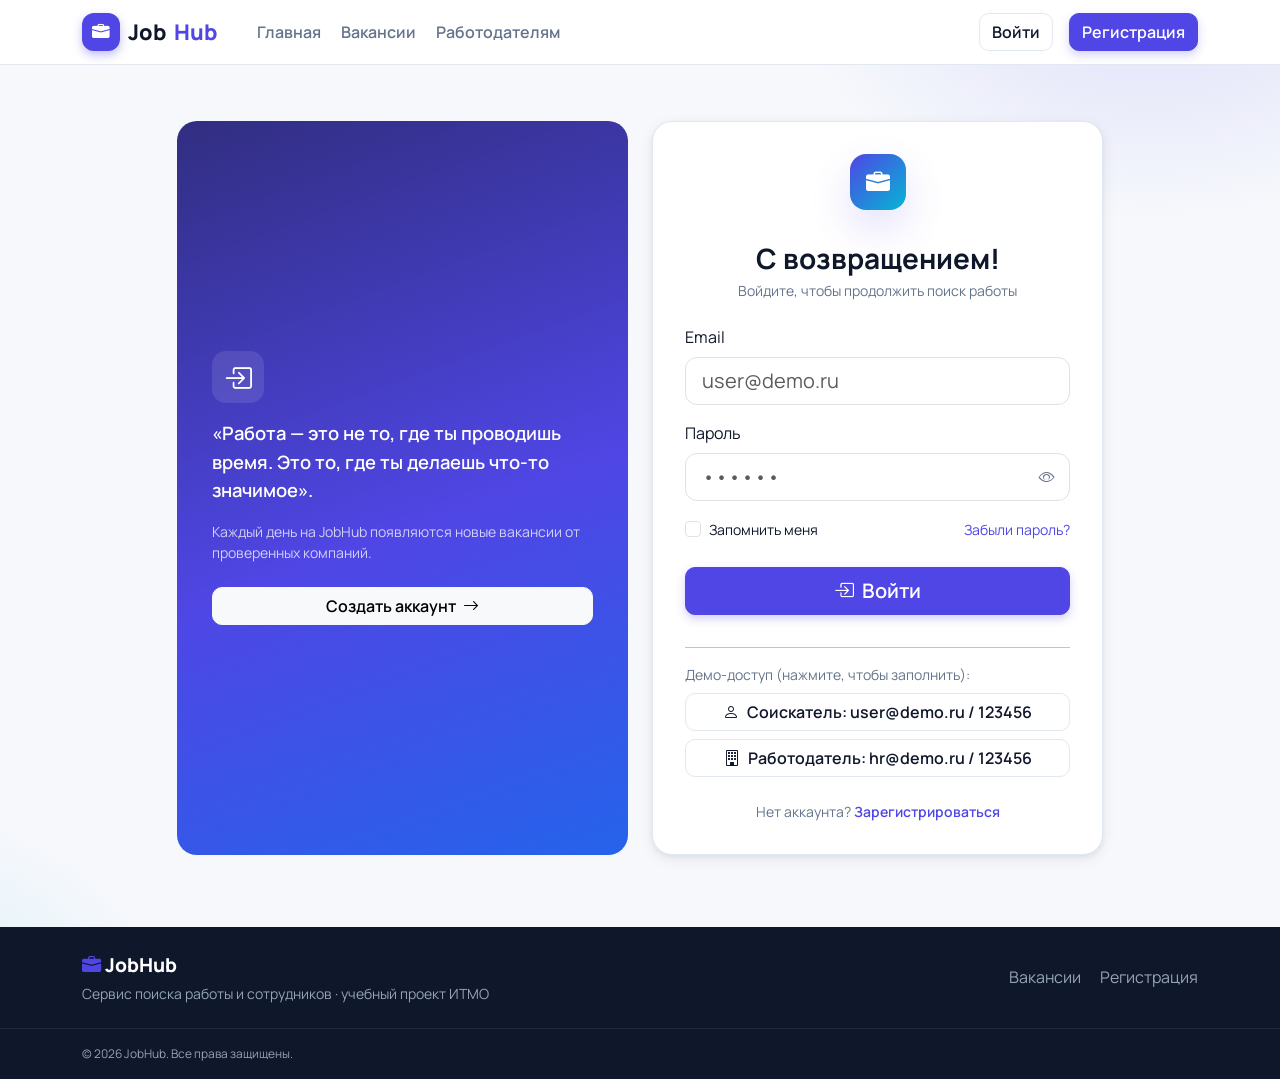
<file: labs/1/login.html>
<!DOCTYPE html>
<html lang="ru">
<head>
  <meta charset="UTF-8">
  <meta name="viewport" content="width=device-width, initial-scale=1">
  <meta name="description" content="Вход в аккаунт JobHub.">
  <title>Вход — JobHub</title>

  <link href="https://cdn.jsdelivr.net/npm/bootstrap@5.3.3/dist/css/bootstrap.min.css" rel="stylesheet">
  <link href="https://cdn.jsdelivr.net/npm/bootstrap-icons@1.11.3/font/bootstrap-icons.min.css" rel="stylesheet">
  <link rel="preconnect" href="https://fonts.googleapis.com">
  <link rel="preconnect" href="https://fonts.gstatic.com" crossorigin>
  <link href="https://fonts.googleapis.com/css2?family=Manrope:wght@400;500;600;700;800&display=swap" rel="stylesheet">
  <link rel="stylesheet" href="css/style.css">
</head>

<body data-page="login">

  <!-- ================= ШАПКА ================= -->
  <header class="site-header sticky-top">
    <nav class="navbar navbar-expand-lg py-2">
      <div class="container">
        <a class="navbar-brand" href="index.html"><i class="bi bi-briefcase-fill"></i>Job<span>Hub</span></a>
        <button class="navbar-toggler" type="button" data-bs-toggle="collapse" data-bs-target="#mainNav"
                aria-controls="mainNav" aria-expanded="false" aria-label="Открыть меню">
          <span class="navbar-toggler-icon"></span>
        </button>
        <div class="collapse navbar-collapse" id="mainNav">
          <ul class="navbar-nav me-auto mb-2 mb-lg-0 ms-lg-3 gap-lg-1">
            <li class="nav-item"><a class="nav-link" data-nav="index" href="index.html">Главная</a></li>
            <li class="nav-item"><a class="nav-link" data-nav="jobs" href="jobs.html">Вакансии</a></li>
            <li class="nav-item"><a class="nav-link" data-nav="employer" href="employer.html">Работодателям</a></li>
          </ul>
          <div class="d-flex align-items-center gap-2" id="navUser"></div>
        </div>
      </div>
    </nav>
  </header>

  <main class="auth-page">
    <div class="container">
      <div class="row justify-content-center g-4">
        <!-- Левая колонка: приветствие -->
        <div class="col-lg-5 d-none d-lg-block">
          <div class="auth-sidebar">
            <span class="feature-icon bg-white bg-opacity-10 mb-3" style="color:#fff">
              <i class="bi bi-box-arrow-in-right fs-3"></i>
            </span>
            <p class="quote mb-3">«Работа — это не то, где ты проводишь время. Это то, где ты делаешь что-то значимое».</p>
            <p class="small mb-4" style="color:rgba(255,255,255,0.75)">Каждый день на JobHub появляются новые вакансии от проверенных компаний.</p>
            <a href="register.html" class="btn btn-light fw-semibold w-100">
              Создать аккаунт <i class="bi bi-arrow-right ms-1"></i>
            </a>
          </div>
        </div>

        <!-- Правая колонка: форма входа -->
        <div class="col-lg-5">
          <div class="auth-card">
            <div class="text-center mb-4">
              <span class="brand-mark mb-3"><i class="bi bi-briefcase-fill"></i></span>
              <h1 class="h3 fw-bold mt-3 mb-1">С возвращением!</h1>
              <p class="text-muted small mb-0">Войдите, чтобы продолжить поиск работы</p>
            </div>

            <div class="alert alert-danger py-2 small" id="loginAlert" role="alert" hidden></div>

            <form id="loginForm" novalidate>
              <div class="mb-3">
                <label for="loginEmail" class="form-label">Email</label>
                <input type="email" class="form-control form-control-lg" id="loginEmail" name="email"
                       placeholder="user@demo.ru" autocomplete="email" required>
              </div>
              <div class="mb-3">
                <label for="loginPassword" class="form-label">Пароль</label>
                <div class="password-wrapper">
                  <input type="password" class="form-control form-control-lg" id="loginPassword" name="password"
                         placeholder="••••••" autocomplete="current-password" required>
                  <button type="button" class="password-toggle" data-password-toggle="loginPassword" aria-label="Показать пароль">
                    <i class="bi bi-eye"></i>
                  </button>
                </div>
              </div>
              <div class="d-flex justify-content-between align-items-center mb-4">
                <div class="form-check">
                  <input class="form-check-input" type="checkbox" id="rememberMe">
                  <label class="form-check-label small" for="rememberMe">Запомнить меня</label>
                </div>
                <a href="#" class="small" onclick="showToast('Восстановление пароля скоро появится', 'info'); return false;">Забыли пароль?</a>
              </div>
              <button type="submit" class="btn btn-brand w-100 btn-lg mb-3">
                <i class="bi bi-box-arrow-in-right me-2"></i>Войти
              </button>
            </form>

            <hr>
            <div class="small text-muted mb-2">Демо-доступ (нажмите, чтобы заполнить):</div>
            <div class="d-grid gap-2">
              <button type="button" class="btn btn-light-soft" data-fill-demo="candidate">
                <i class="bi bi-person me-2"></i>Соискатель: user@demo.ru / 123456
              </button>
              <button type="button" class="btn btn-light-soft" data-fill-demo="employer">
                <i class="bi bi-building me-2"></i>Работодатель: hr@demo.ru / 123456
              </button>
            </div>

            <p class="text-center small text-muted mt-4 mb-0">
              Нет аккаунта? <a href="register.html" class="fw-semibold">Зарегистрироваться</a>
            </p>
          </div>
        </div>
      </div>
    </div>
  </main>

  <!-- ================= ПОДВАЛ ================= -->
  <footer class="site-footer mt-0">
    <div class="container py-4">
      <div class="row g-3 align-items-center">
        <div class="col-md-6">
          <div class="footer-brand mb-1"><i class="bi bi-briefcase-fill me-1"></i>JobHub</div>
          <p class="small mb-0">Сервис поиска работы и сотрудников · учебный проект ИТМО</p>
        </div>
        <div class="col-md-6 text-md-end">
          <a href="jobs.html" class="me-3">Вакансии</a>
          <a href="register.html">Регистрация</a>
        </div>
      </div>
    </div>
    <div class="footer-bottom py-3">
      <div class="container small">© 2026 JobHub. Все права защищены.</div>
    </div>
  </footer>

  <script src="https://cdn.jsdelivr.net/npm/bootstrap@5.3.3/dist/js/bootstrap.bundle.min.js"></script>
  <script src="js/data.js"></script>
  <script src="js/storage.js"></script>
  <script src="js/main.js"></script>
  <script src="js/auth.js"></script>
</body>
</html>
</file>
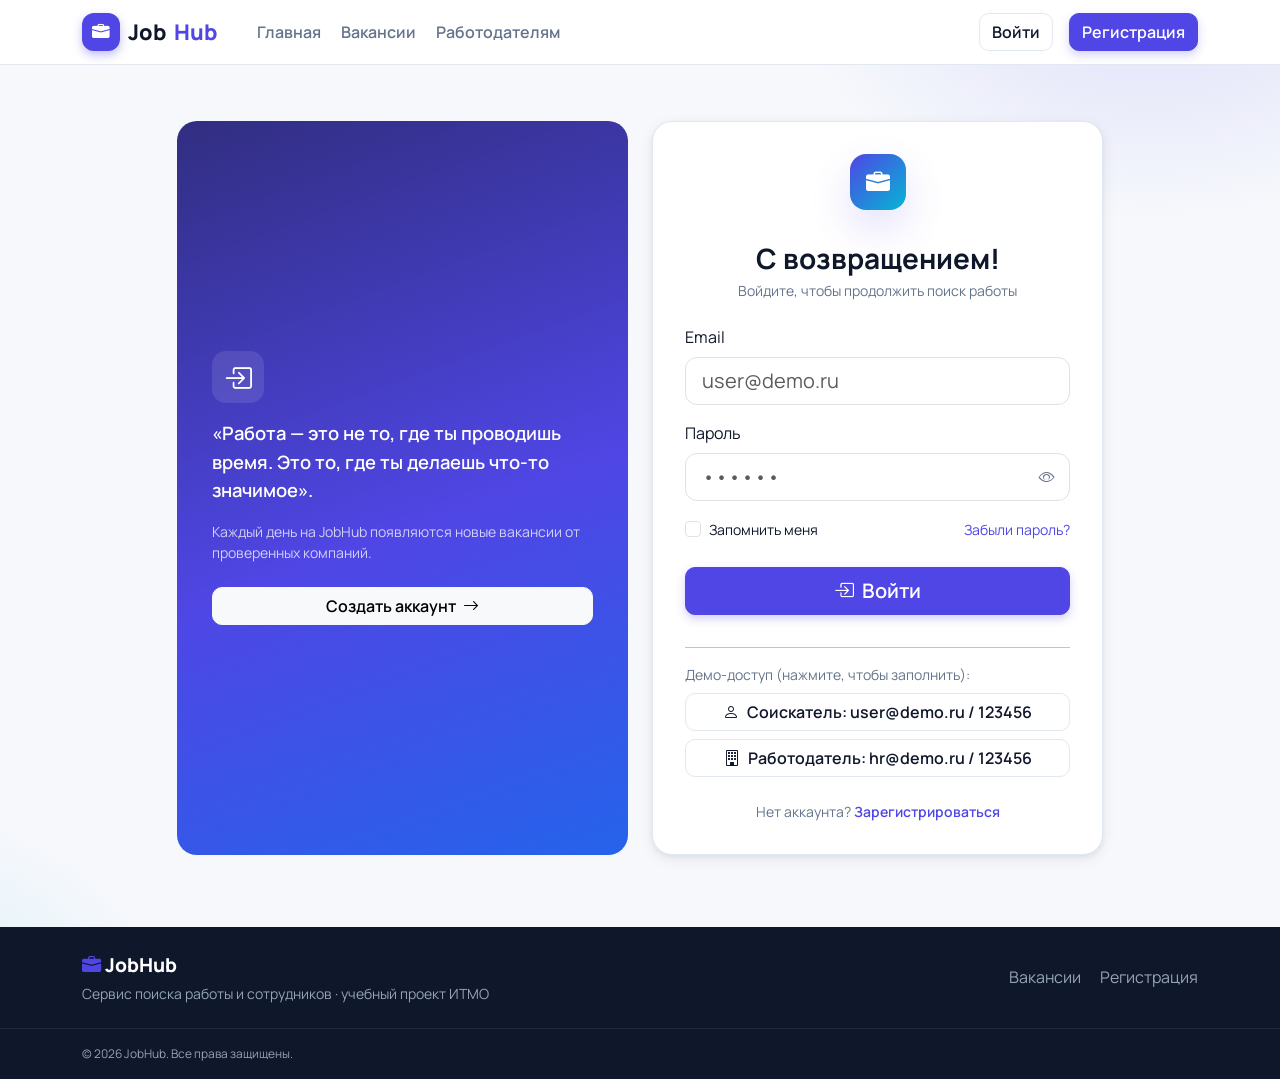
<file: labs/1/profile.html>
<!DOCTYPE html>
<html lang="ru">
<head>
  <meta charset="UTF-8">
  <meta name="viewport" content="width=device-width, initial-scale=1">
  <meta name="description" content="Личный кабинет соискателя JobHub: резюме и отклики.">
  <title>Личный кабинет — JobHub</title>

  <link href="https://cdn.jsdelivr.net/npm/bootstrap@5.3.3/dist/css/bootstrap.min.css" rel="stylesheet">
  <link href="https://cdn.jsdelivr.net/npm/bootstrap-icons@1.11.3/font/bootstrap-icons.min.css" rel="stylesheet">
  <link rel="preconnect" href="https://fonts.googleapis.com">
  <link rel="preconnect" href="https://fonts.gstatic.com" crossorigin>
  <link href="https://fonts.googleapis.com/css2?family=Manrope:wght@400;500;600;700;800&display=swap" rel="stylesheet">
  <link rel="stylesheet" href="css/style.css">
</head>

<body data-page="profile">

  <!-- ================= ШАПКА ================= -->
  <header class="site-header sticky-top">
    <nav class="navbar navbar-expand-lg py-2">
      <div class="container">
        <a class="navbar-brand" href="index.html"><i class="bi bi-briefcase-fill"></i>Job<span>Hub</span></a>
        <button class="navbar-toggler" type="button" data-bs-toggle="collapse" data-bs-target="#mainNav"
                aria-controls="mainNav" aria-expanded="false" aria-label="Открыть меню">
          <span class="navbar-toggler-icon"></span>
        </button>
        <div class="collapse navbar-collapse" id="mainNav">
          <ul class="navbar-nav me-auto mb-2 mb-lg-0 ms-lg-3 gap-lg-1">
            <li class="nav-item"><a class="nav-link" data-nav="index" href="index.html">Главная</a></li>
            <li class="nav-item"><a class="nav-link" data-nav="jobs" href="jobs.html">Вакансии</a></li>
            <li class="nav-item"><a class="nav-link" data-nav="employer" href="employer.html">Работодателям</a></li>
          </ul>
          <div class="d-flex align-items-center gap-2" id="navUser"></div>
        </div>
      </div>
    </nav>
  </header>

  <main>
    <!-- Шапка кабинета -->
    <section class="account-header">
      <div class="container">
        <div class="d-flex flex-wrap align-items-center gap-3">
          <span class="avatar-circle" style="width:72px;height:72px;font-size:1.6rem;background:rgba(255,255,255,0.2);border:2px solid rgba(255,255,255,0.4)" id="userInitials">?</span>
          <div class="flex-grow-1">
            <h1 class="h3 fw-bold mb-1" id="userName">—</h1>
            <p class="mb-0 small" style="color:rgba(255,255,255,0.8)">
              <i class="bi bi-person-badge me-1"></i>Соискатель
              <span class="mx-2">·</span>
              <i class="bi bi-envelope me-1"></i><span id="userEmail">—</span>
            </p>
          </div>
          <a href="jobs.html" class="btn btn-light fw-semibold"><i class="bi bi-search me-1"></i>Найти вакансии</a>
        </div>

        <!-- Статистика -->
        <div class="row g-3 mt-2">
          <div class="col-6 col-md-3">
            <div class="stat-card d-flex align-items-center gap-3">
              <span class="stat-icon bg-violet"><i class="bi bi-send"></i></span>
              <div>
                <div class="stat-value" id="statApplications">0</div>
                <div class="stat-label">откликов</div>
              </div>
            </div>
          </div>
          <div class="col-6 col-md-3">
            <div class="stat-card d-flex align-items-center gap-3">
              <span class="stat-icon bg-cyan"><i class="bi bi-file-earmark-person"></i></span>
              <div>
                <div class="stat-value" id="statActiveResume">—</div>
                <div class="stat-label">резюме</div>
              </div>
            </div>
          </div>
          <div class="col-6 col-md-3">
            <div class="stat-card d-flex align-items-center gap-3">
              <span class="stat-icon bg-green"><i class="bi bi-eye"></i></span>
              <div>
                <div class="stat-value" id="statViews">0</div>
                <div class="stat-label">просмотров работодателями</div>
              </div>
            </div>
          </div>
          <div class="col-6 col-md-3">
            <div class="stat-card d-flex align-items-center gap-3">
              <span class="stat-icon bg-orange"><i class="bi bi-star"></i></span>
              <div>
                <div class="stat-value" id="statRating">4.8</div>
                <div class="stat-label">полнота профиля</div>
              </div>
            </div>
          </div>
        </div>
      </div>
    </section>

    <!-- Контент кабинета -->
    <section class="section pt-5">
      <div class="container">
        <div class="row g-4">
          <!-- Резюме -->
          <div class="col-lg-7">
            <div class="resume-section" id="resumeBox">
              <!-- Рендерится profile.js -->
            </div>
          </div>

          <!-- Мои отклики -->
          <div class="col-lg-5">
            <div class="resume-section" id="applicationsSection">
              <div class="d-flex justify-content-between align-items-center mb-3">
                <h2 class="h5 fw-bold mb-0"><i class="bi bi-inbox me-2 text-primary"></i>Мои отклики</h2>
                <span class="badge badge-soft badge-industry" id="appsCount">0</span>
              </div>
              <div id="applicationsBox"></div>
            </div>
          </div>
        </div>
      </div>
    </section>
  </main>

  <!-- ================= ПОДВАЛ ================= -->
  <footer class="site-footer">
    <div class="container py-4">
      <div class="row g-3 align-items-center">
        <div class="col-md-6">
          <div class="footer-brand mb-1"><i class="bi bi-briefcase-fill me-1"></i>JobHub</div>
          <p class="small mb-0">Сервис поиска работы и сотрудников · учебный проект ИТМО</p>
        </div>
        <div class="col-md-6 text-md-end">
          <a href="jobs.html" class="me-3">Вакансии</a>
          <a href="register.html">Регистрация</a>
        </div>
      </div>
    </div>
    <div class="footer-bottom py-3">
      <div class="container small">© 2026 JobHub. Все права защищены.</div>
    </div>
  </footer>

  <!-- ================= МОДАЛЬНОЕ ОКНО: РЕДАКТИРОВАНИЕ РЕЗЮМЕ ================= -->
  <div class="modal fade" id="resumeModal" tabindex="-1" aria-labelledby="resumeModalLabel" aria-hidden="true">
    <div class="modal-dialog modal-lg modal-dialog-scrollable">
      <div class="modal-content">
        <div class="modal-header">
          <h2 class="modal-title fs-5 fw-bold" id="resumeModalLabel"><i class="bi bi-file-earmark-person me-2 text-primary"></i>Резюме</h2>
          <button type="button" class="btn-close" data-bs-dismiss="modal" aria-label="Закрыть"></button>
        </div>
        <div class="modal-body">
          <form id="resumeForm" novalidate>
            <div class="row g-3">
              <div class="col-md-6">
                <label for="rName" class="form-label">Имя и фамилия</label>
                <input type="text" class="form-control" id="rName" name="name" required>
              </div>
              <div class="col-md-6">
                <label for="rPhone" class="form-label">Телефон</label>
                <input type="tel" class="form-control" id="rPhone" name="phone" placeholder="+7 (___) ___-__-__">
              </div>
              <div class="col-md-6">
                <label for="rCity" class="form-label">Город</label>
                <input type="text" class="form-control" id="rCity" name="city" placeholder="Санкт-Петербург">
              </div>
              <div class="col-md-6">
                <label for="rBirthDate" class="form-label">Дата рождения</label>
                <input type="date" class="form-control" id="rBirthDate" name="birthDate">
              </div>
              <div class="col-12">
                <label for="rSummary" class="form-label">О себе</label>
                <textarea class="form-control" id="rSummary" name="summary" rows="3"
                          placeholder="Кратко расскажите о себе, опыте и целях"></textarea>
              </div>

              <!-- Навыки -->
              <div class="col-12">
                <label class="form-label">Навыки</label>
                <div class="input-group mb-2">
                  <input type="text" class="form-control" id="newSkill" placeholder="Например, JavaScript">
                  <button type="button" class="btn btn-outline-brand" id="addSkillBtn"><i class="bi bi-plus-lg me-1"></i>Добавить</button>
                </div>
                <div class="d-flex flex-wrap gap-2" id="skillsList"></div>
              </div>

              <!-- Опыт работы -->
              <div class="col-12">
                <div class="d-flex justify-content-between align-items-center mb-2">
                  <label class="form-label mb-0">Опыт работы</label>
                  <button type="button" class="btn btn-sm btn-outline-brand" id="addExpBtn">
                    <i class="bi bi-plus-lg me-1"></i>Добавить место
                  </button>
                </div>
                <div id="expList"></div>
              </div>

              <div class="col-12">
                <label for="rEducation" class="form-label">Образование</label>
                <input type="text" class="form-control" id="rEducation" name="education"
                       placeholder="ИТМО, программная инженерия, бакалавр (2020)">
              </div>
            </div>
          </form>
        </div>
        <div class="modal-footer">
          <button type="button" class="btn btn-light-soft" data-bs-dismiss="modal">Отмена</button>
          <button type="submit" class="btn btn-brand" form="resumeForm"><i class="bi bi-check2 me-1"></i>Сохранить резюме</button>
        </div>
      </div>
    </div>
  </div>

  <script src="https://cdn.jsdelivr.net/npm/bootstrap@5.3.3/dist/js/bootstrap.bundle.min.js"></script>
  <script src="js/data.js"></script>
  <script src="js/storage.js"></script>
  <script src="js/main.js"></script>
  <script src="js/profile.js"></script>
</body>
</html>
</file>
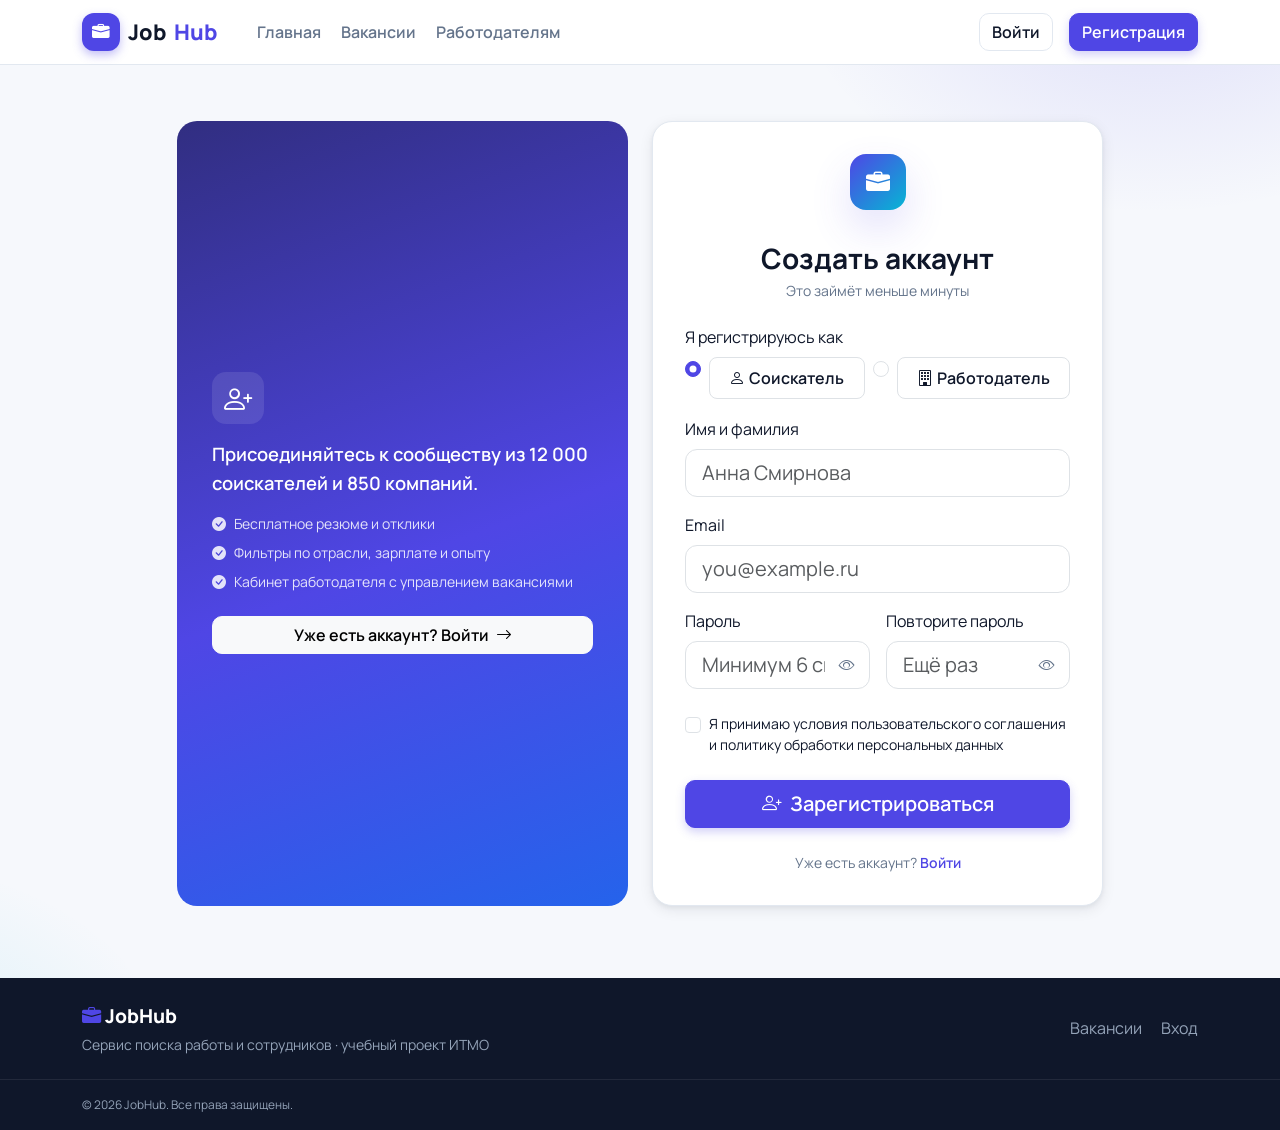
<file: labs/1/register.html>
<!DOCTYPE html>
<html lang="ru">
<head>
  <meta charset="UTF-8">
  <meta name="viewport" content="width=device-width, initial-scale=1">
  <meta name="description" content="Регистрация на JobHub: аккаунт соискателя или работодателя.">
  <title>Регистрация — JobHub</title>

  <link href="https://cdn.jsdelivr.net/npm/bootstrap@5.3.3/dist/css/bootstrap.min.css" rel="stylesheet">
  <link href="https://cdn.jsdelivr.net/npm/bootstrap-icons@1.11.3/font/bootstrap-icons.min.css" rel="stylesheet">
  <link rel="preconnect" href="https://fonts.googleapis.com">
  <link rel="preconnect" href="https://fonts.gstatic.com" crossorigin>
  <link href="https://fonts.googleapis.com/css2?family=Manrope:wght@400;500;600;700;800&display=swap" rel="stylesheet">
  <link rel="stylesheet" href="css/style.css">
</head>

<body data-page="register">

  <!-- ================= ШАПКА ================= -->
  <header class="site-header sticky-top">
    <nav class="navbar navbar-expand-lg py-2">
      <div class="container">
        <a class="navbar-brand" href="index.html"><i class="bi bi-briefcase-fill"></i>Job<span>Hub</span></a>
        <button class="navbar-toggler" type="button" data-bs-toggle="collapse" data-bs-target="#mainNav"
                aria-controls="mainNav" aria-expanded="false" aria-label="Открыть меню">
          <span class="navbar-toggler-icon"></span>
        </button>
        <div class="collapse navbar-collapse" id="mainNav">
          <ul class="navbar-nav me-auto mb-2 mb-lg-0 ms-lg-3 gap-lg-1">
            <li class="nav-item"><a class="nav-link" data-nav="index" href="index.html">Главная</a></li>
            <li class="nav-item"><a class="nav-link" data-nav="jobs" href="jobs.html">Вакансии</a></li>
            <li class="nav-item"><a class="nav-link" data-nav="employer" href="employer.html">Работодателям</a></li>
          </ul>
          <div class="d-flex align-items-center gap-2" id="navUser"></div>
        </div>
      </div>
    </nav>
  </header>

  <main class="auth-page">
    <div class="container">
      <div class="row justify-content-center g-4">
        <!-- Левая колонка: приветствие -->
        <div class="col-lg-5 d-none d-lg-block">
          <div class="auth-sidebar">
            <span class="feature-icon bg-white bg-opacity-10 mb-3" style="color:#fff">
              <i class="bi bi-person-plus fs-3"></i>
            </span>
            <p class="quote mb-3">Присоединяйтесь к сообществу из 12 000 соискателей и 850 компаний.</p>
            <ul class="list-unstyled small mb-4 d-grid gap-2" style="color:rgba(255,255,255,0.85)">
              <li><i class="bi bi-check-circle-fill me-2"></i>Бесплатное резюме и отклики</li>
              <li><i class="bi bi-check-circle-fill me-2"></i>Фильтры по отрасли, зарплате и опыту</li>
              <li><i class="bi bi-check-circle-fill me-2"></i>Кабинет работодателя с управлением вакансиями</li>
            </ul>
            <a href="login.html" class="btn btn-light fw-semibold w-100">
              Уже есть аккаунт? Войти <i class="bi bi-arrow-right ms-1"></i>
            </a>
          </div>
        </div>

        <!-- Правая колонка: форма регистрации -->
        <div class="col-lg-5">
          <div class="auth-card">
            <div class="text-center mb-4">
              <span class="brand-mark mb-3"><i class="bi bi-briefcase-fill"></i></span>
              <h1 class="h3 fw-bold mt-3 mb-1">Создать аккаунт</h1>
              <p class="text-muted small mb-0">Это займёт меньше минуты</p>
            </div>

            <div class="alert alert-danger py-2 small" id="registerAlert" role="alert" hidden></div>

            <form id="registerForm" novalidate>
              <!-- Выбор роли -->
              <div class="mb-3">
                <label class="form-label">Я регистрируюсь как</label>
                <div class="d-flex gap-2">
                  <div class="form-check flex-fill">
                    <input class="form-check-input" type="radio" name="role" id="roleCandidate" value="candidate" checked>
                    <label class="form-check-label border rounded-3 p-2 w-100 text-center fw-semibold" for="roleCandidate">
                      <i class="bi bi-person me-1"></i>Соискатель
                    </label>
                  </div>
                  <div class="form-check flex-fill">
                    <input class="form-check-input" type="radio" name="role" id="roleEmployer" value="employer">
                    <label class="form-check-label border rounded-3 p-2 w-100 text-center fw-semibold" for="roleEmployer">
                      <i class="bi bi-building me-1"></i>Работодатель
                    </label>
                  </div>
                </div>
              </div>

              <div class="mb-3">
                <label for="regName" class="form-label">Имя и фамилия</label>
                <input type="text" class="form-control form-control-lg" id="regName" name="name"
                       placeholder="Анна Смирнова" autocomplete="name" required>
              </div>

              <div class="mb-3 d-none" id="companyField">
                <label for="company" class="form-label">Название компании</label>
                <input type="text" class="form-control form-control-lg" id="company" name="company"
                       placeholder="ООО «ТехноСофт»">
              </div>

              <div class="mb-3">
                <label for="regEmail" class="form-label">Email</label>
                <input type="email" class="form-control form-control-lg" id="regEmail" name="email"
                       placeholder="you@example.ru" autocomplete="email" required>
              </div>

              <div class="row g-3 mb-4">
                <div class="col-md-6">
                  <label for="regPassword" class="form-label">Пароль</label>
                  <div class="password-wrapper">
                    <input type="password" class="form-control form-control-lg" id="regPassword" name="password"
                           placeholder="Минимум 6 символов" autocomplete="new-password" required>
                    <button type="button" class="password-toggle" data-password-toggle="regPassword" aria-label="Показать пароль">
                      <i class="bi bi-eye"></i>
                    </button>
                  </div>
                </div>
                <div class="col-md-6">
                  <label for="regPassword2" class="form-label">Повторите пароль</label>
                  <div class="password-wrapper">
                    <input type="password" class="form-control form-control-lg" id="regPassword2" name="password2"
                           placeholder="Ещё раз" autocomplete="new-password" required>
                    <button type="button" class="password-toggle" data-password-toggle="regPassword2" aria-label="Показать пароль">
                      <i class="bi bi-eye"></i>
                    </button>
                  </div>
                </div>
              </div>

              <div class="form-check mb-4">
                <input class="form-check-input" type="checkbox" id="agreement" required>
                <label class="form-check-label small" for="agreement">
                  Я принимаю условия пользовательского соглашения и политику обработки персональных данных
                </label>
              </div>

              <button type="submit" class="btn btn-brand w-100 btn-lg">
                <i class="bi bi-person-plus me-2"></i>Зарегистрироваться
              </button>
            </form>

            <p class="text-center small text-muted mt-4 mb-0">
              Уже есть аккаунт? <a href="login.html" class="fw-semibold">Войти</a>
            </p>
          </div>
        </div>
      </div>
    </div>
  </main>

  <!-- ================= ПОДВАЛ ================= -->
  <footer class="site-footer mt-0">
    <div class="container py-4">
      <div class="row g-3 align-items-center">
        <div class="col-md-6">
          <div class="footer-brand mb-1"><i class="bi bi-briefcase-fill me-1"></i>JobHub</div>
          <p class="small mb-0">Сервис поиска работы и сотрудников · учебный проект ИТМО</p>
        </div>
        <div class="col-md-6 text-md-end">
          <a href="jobs.html" class="me-3">Вакансии</a>
          <a href="login.html">Вход</a>
        </div>
      </div>
    </div>
    <div class="footer-bottom py-3">
      <div class="container small">© 2026 JobHub. Все права защищены.</div>
    </div>
  </footer>

  <script src="https://cdn.jsdelivr.net/npm/bootstrap@5.3.3/dist/js/bootstrap.bundle.min.js"></script>
  <script src="js/data.js"></script>
  <script src="js/storage.js"></script>
  <script src="js/main.js"></script>
  <script src="js/auth.js"></script>
</body>
</html>
</file>
<file: labs/1/css/style.css>
/* ==========================================================================
   JobHub — сайт поиска работы
   ЛР1: вёрстка средствами HTML, CSS и Bootstrap
   ========================================================================== */

:root {
  --brand: #4f46e5;
  --brand-dark: #4338ca;
  --brand-soft: #eef2ff;
  --accent: #06b6d4;
  --accent-soft: #ecfeff;
  --success-soft: #ecfdf5;
  --warning-soft: #fffbeb;
  --danger-soft: #fef2f2;
  --ink: #0f172a;
  --muted: #64748b;
  --bg: #f6f8fc;
  --line: #e2e8f0;
  --radius: 16px;
  --radius-sm: 10px;
  --shadow-sm: 0 1px 2px rgba(15, 23, 42, 0.06), 0 1px 3px rgba(15, 23, 42, 0.08);
  --shadow-md: 0 4px 14px rgba(15, 23, 42, 0.08), 0 2px 4px rgba(15, 23, 42, 0.05);
  --shadow-lg: 0 18px 40px rgba(79, 70, 229, 0.16);
}

html {
  scroll-behavior: smooth;
}

body {
  font-family: "Manrope", system-ui, -apple-system, "Segoe UI", Roboto, sans-serif;
  color: var(--ink);
  background: var(--bg);
  min-height: 100vh;
  display: flex;
  flex-direction: column;
}

main {
  flex: 1 0 auto;
}

a {
  color: var(--brand);
  text-decoration: none;
}

a:hover {
  color: var(--brand-dark);
}

.text-muted {
  color: var(--muted) !important;
}

/* ---------- Кнопки ---------- */
.btn {
  border-radius: var(--radius-sm);
  font-weight: 600;
}

.btn-brand {
  --bs-btn-bg: var(--brand);
  --bs-btn-border-color: var(--brand);
  --bs-btn-hover-bg: var(--brand-dark);
  --bs-btn-hover-border-color: var(--brand-dark);
  --bs-btn-active-bg: var(--brand-dark);
  --bs-btn-active-border-color: var(--brand-dark);
  --bs-btn-color: #fff;
  --bs-btn-hover-color: #fff;
  --bs-btn-active-color: #fff;
  box-shadow: 0 4px 10px rgba(79, 70, 229, 0.25);
}

.btn-brand:hover {
  box-shadow: 0 6px 14px rgba(79, 70, 229, 0.35);
  transform: translateY(-1px);
}

.btn-outline-brand {
  --bs-btn-color: var(--brand);
  --bs-btn-border-color: var(--brand);
  --bs-btn-hover-bg: var(--brand);
  --bs-btn-hover-border-color: var(--brand);
  --bs-btn-hover-color: #fff;
  --bs-btn-active-bg: var(--brand-dark);
  --bs-btn-active-border-color: var(--brand-dark);
  --bs-btn-active-color: #fff;
}

.btn-light-soft {
  --bs-btn-bg: #fff;
  --bs-btn-border-color: var(--line);
  --bs-btn-hover-bg: var(--brand-soft);
  --bs-btn-hover-border-color: var(--brand);
  --bs-btn-color: var(--ink);
  --bs-btn-hover-color: var(--brand-dark);
}

/* ---------- Шапка ---------- */
.site-header {
  background: rgba(255, 255, 255, 0.92);
  backdrop-filter: blur(10px);
  border-bottom: 1px solid var(--line);
}

.site-header .navbar-brand {
  font-weight: 800;
  font-size: 1.35rem;
  color: var(--ink);
  display: flex;
  align-items: center;
  gap: 0.5rem;
}

.site-header .navbar-brand i {
  color: #fff;
  background: var(--brand);
  width: 38px;
  height: 38px;
  border-radius: 12px;
  display: inline-flex;
  align-items: center;
  justify-content: center;
  font-size: 1.1rem;
  box-shadow: 0 4px 10px rgba(79, 70, 229, 0.35);
}

.site-header .navbar-brand span {
  color: var(--brand);
}

.site-header .nav-link {
  font-weight: 600;
  color: var(--muted);
  border-radius: var(--radius-sm);
  padding: 0.5rem 0.9rem;
  transition: color 0.15s ease, background 0.15s ease;
}

.site-header .nav-link:hover,
.site-header .nav-link.active {
  color: var(--brand);
  background: var(--brand-soft);
}

.navbar-toggler {
  border: 1px solid var(--line);
}

/* ---------- Аватар и меню пользователя ---------- */
.avatar-circle {
  width: 38px;
  height: 38px;
  border-radius: 50%;
  background: linear-gradient(135deg, var(--brand), var(--accent));
  color: #fff;
  font-weight: 700;
  font-size: 0.85rem;
  display: inline-flex;
  align-items: center;
  justify-content: center;
  flex-shrink: 0;
}

.user-menu .dropdown-toggle::after {
  display: none;
}

.dropdown-menu {
  border: 1px solid var(--line);
  border-radius: 14px;
  box-shadow: var(--shadow-md);
  padding: 0.5rem;
}

.dropdown-item {
  border-radius: 9px;
  font-weight: 500;
  padding: 0.5rem 0.75rem;
}

.dropdown-item i {
  color: var(--muted);
}

.dropdown-item:hover {
  background: var(--brand-soft);
  color: var(--brand-dark);
}

/* ---------- Герой (главная) ---------- */
.hero {
  position: relative;
  overflow: hidden;
  background: linear-gradient(135deg, #312e81 0%, var(--brand) 45%, #2563eb 100%);
  color: #fff;
  padding: 88px 0 130px;
}

.hero::before,
.hero::after {
  content: "";
  position: absolute;
  border-radius: 50%;
  pointer-events: none;
}

.hero::before {
  width: 520px;
  height: 520px;
  right: -140px;
  top: -180px;
  background: radial-gradient(circle, rgba(6, 182, 212, 0.55), transparent 65%);
}

.hero::after {
  width: 380px;
  height: 380px;
  left: -120px;
  bottom: -160px;
  background: radial-gradient(circle, rgba(255, 255, 255, 0.14), transparent 65%);
}

.hero .container {
  position: relative;
  z-index: 1;
}

.hero h1 {
  font-weight: 800;
  letter-spacing: -0.02em;
}

.hero .lead {
  color: rgba(255, 255, 255, 0.85);
}

.hero-search {
  background: #fff;
  border-radius: 18px;
  box-shadow: var(--shadow-lg);
  padding: 0.4rem;
  display: flex;
  flex-wrap: wrap;
  gap: 0.4rem;
}

.hero-search .form-control,
.hero-search .form-select {
  border: 0;
  box-shadow: none;
  background: transparent;
  font-weight: 500;
}

.hero-search .btn {
  border-radius: 14px;
}

.hero-chip {
  background: rgba(255, 255, 255, 0.14);
  color: #fff;
  border: 1px solid rgba(255, 255, 255, 0.25);
  border-radius: 999px;
  padding: 0.35rem 0.9rem;
  font-size: 0.85rem;
  font-weight: 600;
  transition: background 0.15s ease;
}

.hero-chip:hover {
  background: rgba(255, 255, 255, 0.28);
  color: #fff;
}

.hero-stats {
  display: flex;
  gap: 2.5rem;
  flex-wrap: wrap;
}

.hero-stats .num {
  font-size: 1.7rem;
  font-weight: 800;
}

.hero-stats .lbl {
  color: rgba(255, 255, 255, 0.75);
  font-size: 0.9rem;
}

/* ---------- Секции ---------- */
.section {
  padding: 64px 0;
}

.section-title {
  font-weight: 800;
  letter-spacing: -0.01em;
}

.section-subtitle {
  color: var(--muted);
  max-width: 620px;
}

.eyebrow {
  display: inline-flex;
  align-items: center;
  gap: 0.4rem;
  font-size: 0.8rem;
  font-weight: 700;
  text-transform: uppercase;
  letter-spacing: 0.08em;
  color: var(--brand);
  background: var(--brand-soft);
  border-radius: 999px;
  padding: 0.35rem 0.9rem;
}

/* ---------- Карточка вакансии ---------- */
.job-card {
  background: #fff;
  border: 1px solid var(--line);
  border-radius: var(--radius);
  padding: 1.25rem 1.4rem;
  transition: transform 0.18s ease, box-shadow 0.18s ease, border-color 0.18s ease;
  height: 100%;
  position: relative;
}

.job-card:hover {
  transform: translateY(-3px);
  box-shadow: var(--shadow-md);
  border-color: #c7d2fe;
}

.job-card .job-title {
  font-weight: 700;
  font-size: 1.05rem;
  line-height: 1.35;
}

.job-card .job-title a {
  color: var(--ink);
}

.job-card .job-title a:hover {
  color: var(--brand);
}

.company-chip {
  display: inline-flex;
  align-items: center;
  gap: 0.5rem;
  font-weight: 600;
  color: var(--muted);
  font-size: 0.92rem;
}

.salary-line {
  font-weight: 800;
  color: var(--brand-dark);
  font-size: 1.05rem;
}

.badge-soft {
  font-weight: 600;
  border-radius: 8px;
  padding: 0.4em 0.7em;
  font-size: 0.78rem;
}

.badge-industry {
  background: var(--brand-soft);
  color: var(--brand-dark);
}

.badge-exp {
  background: #f1f5f9;
  color: #475569;
}

.badge-format {
  background: var(--accent-soft);
  color: #0e7490;
}

.badge-location {
  background: #fff7ed;
  color: #c2410c;
}

.badge-new {
  background: var(--success-soft);
  color: #059669;
}

.badge-status-new {
  background: var(--brand-soft);
  color: var(--brand-dark);
}

.badge-status-viewed {
  background: var(--warning-soft);
  color: #b45309;
}

.badge-status-interview {
  background: var(--success-soft);
  color: #059669;
}

.badge-status-rejected {
  background: var(--danger-soft);
  color: #dc2626;
}

.posted-at {
  font-size: 0.8rem;
  color: var(--muted);
}

/* ---------- Панель фильтров ---------- */
.filter-panel {
  background: #fff;
  border: 1px solid var(--line);
  border-radius: var(--radius);
  padding: 1.25rem;
  position: sticky;
  top: 84px;
}

.filter-panel .form-label {
  font-weight: 700;
  font-size: 0.85rem;
}

.filter-panel .form-control,
.filter-panel .form-select {
  border-color: var(--line);
  border-radius: var(--radius-sm);
}

.filter-panel .form-control:focus,
.filter-panel .form-select:focus {
  border-color: var(--brand);
  box-shadow: 0 0 0 0.2rem rgba(79, 70, 229, 0.12);
}

.form-check-input:checked {
  background-color: var(--brand);
  border-color: var(--brand);
}

/* ---------- Карточки преимуществ / шагов ---------- */
.feature-card {
  background: #fff;
  border: 1px solid var(--line);
  border-radius: var(--radius);
  padding: 1.5rem;
  height: 100%;
  transition: transform 0.18s ease, box-shadow 0.18s ease;
}

.feature-card:hover {
  transform: translateY(-3px);
  box-shadow: var(--shadow-md);
}

.feature-icon {
  width: 52px;
  height: 52px;
  border-radius: 14px;
  display: inline-flex;
  align-items: center;
  justify-content: center;
  font-size: 1.4rem;
  margin-bottom: 1rem;
}

.feature-icon.bg-violet {
  background: var(--brand-soft);
  color: var(--brand);
}

.feature-icon.bg-cyan {
  background: var(--accent-soft);
  color: #0e7490;
}

.feature-icon.bg-green {
  background: var(--success-soft);
  color: #059669;
}

.feature-icon.bg-orange {
  background: #fff7ed;
  color: #c2410c;
}

.step-num {
  width: 40px;
  height: 40px;
  border-radius: 50%;
  background: var(--brand);
  color: #fff;
  font-weight: 800;
  display: inline-flex;
  align-items: center;
  justify-content: center;
  flex-shrink: 0;
}

/* ---------- Страницы авторизации ---------- */
.auth-page {
  background:
    radial-gradient(600px 400px at 90% -10%, rgba(79, 70, 229, 0.14), transparent 60%),
    radial-gradient(500px 350px at -10% 110%, rgba(6, 182, 212, 0.12), transparent 60%),
    var(--bg);
  padding: 56px 0 72px;
}

.auth-card {
  background: #fff;
  border: 1px solid var(--line);
  border-radius: 20px;
  box-shadow: var(--shadow-md);
  padding: 2rem;
}

.auth-card .brand-mark {
  width: 56px;
  height: 56px;
  border-radius: 16px;
  background: linear-gradient(135deg, var(--brand), var(--accent));
  color: #fff;
  font-size: 1.5rem;
  display: inline-flex;
  align-items: center;
  justify-content: center;
  box-shadow: var(--shadow-lg);
}

.auth-sidebar {
  background: linear-gradient(160deg, #312e81, var(--brand) 55%, #2563eb);
  border-radius: 20px;
  color: #fff;
  padding: 2.2rem;
  height: 100%;
  display: flex;
  flex-direction: column;
  justify-content: center;
}

.auth-sidebar .quote {
  font-size: 1.15rem;
  font-weight: 600;
  line-height: 1.55;
}

.form-control-lg,
.form-select-lg {
  border-radius: 12px;
}

.form-control:focus,
.form-select:focus {
  border-color: var(--brand);
  box-shadow: 0 0 0 0.2rem rgba(79, 70, 229, 0.12);
}

.password-wrapper {
  position: relative;
}

.password-wrapper .form-control {
  padding-right: 44px;
}

.password-toggle {
  position: absolute;
  right: 6px;
  top: 50%;
  transform: translateY(-50%);
  border: 0;
  background: transparent;
  color: var(--muted);
  width: 34px;
  height: 34px;
  border-radius: 8px;
  display: inline-flex;
  align-items: center;
  justify-content: center;
}

.password-toggle:hover {
  background: #f1f5f9;
  color: var(--ink);
}

/* ---------- Детали вакансии ---------- */
.vacancy-hero-card {
  background: #fff;
  border: 1px solid var(--line);
  border-radius: 20px;
  box-shadow: var(--shadow-sm);
}

.company-logo-lg {
  width: 76px;
  height: 76px;
  border-radius: 18px;
  background: linear-gradient(135deg, var(--brand), var(--accent));
  color: #fff;
  font-size: 1.6rem;
  font-weight: 800;
  display: inline-flex;
  align-items: center;
  justify-content: center;
  flex-shrink: 0;
}

.info-tile {
  background: var(--bg);
  border: 1px solid var(--line);
  border-radius: 14px;
  padding: 0.9rem 1rem;
}

.info-tile .label {
  font-size: 0.78rem;
  color: var(--muted);
  font-weight: 600;
}

.info-tile .value {
  font-weight: 700;
}

.content-card {
  background: #fff;
  border: 1px solid var(--line);
  border-radius: var(--radius);
  padding: 1.6rem;
}

.content-card h2,
.content-card h3 {
  font-weight: 800;
  font-size: 1.15rem;
  margin-bottom: 0.9rem;
}

.list-checks {
  list-style: none;
  padding-left: 0;
  margin-bottom: 0;
}

.list-checks li {
  position: relative;
  padding-left: 1.9rem;
  margin-bottom: 0.55rem;
  line-height: 1.5;
}

.list-checks li::before {
  content: "\F26A";
  font-family: "bootstrap-icons";
  position: absolute;
  left: 0;
  top: 1px;
  color: var(--brand);
  font-weight: 700;
}

.list-dots {
  list-style: none;
  padding-left: 0;
  margin-bottom: 0;
}

.list-dots li {
  position: relative;
  padding-left: 1.9rem;
  margin-bottom: 0.55rem;
  line-height: 1.5;
}

.list-dots li::before {
  content: "\F286";
  font-family: "bootstrap-icons";
  position: absolute;
  left: 0;
  top: 1px;
  color: var(--accent);
}

/* ---------- Личный кабинет ---------- */
.account-header {
  background: linear-gradient(135deg, #312e81, var(--brand) 60%, #2563eb);
  color: #fff;
  padding: 40px 0 64px;
}

.stat-card {
  background: #fff;
  color: var(--ink);
  border: 1px solid var(--line);
  border-radius: var(--radius);
  padding: 1.1rem 1.3rem;
  box-shadow: var(--shadow-sm);
}

.stat-card .stat-icon {
  width: 42px;
  height: 42px;
  border-radius: 12px;
  display: inline-flex;
  align-items: center;
  justify-content: center;
  font-size: 1.15rem;
}

.stat-card .stat-icon.bg-violet {
  background: var(--brand-soft);
  color: var(--brand);
}

.stat-card .stat-icon.bg-cyan {
  background: var(--accent-soft);
  color: #0e7490;
}

.stat-card .stat-icon.bg-green {
  background: var(--success-soft);
  color: #059669;
}

.stat-card .stat-icon.bg-orange {
  background: #fff7ed;
  color: #c2410c;
}

.stat-card .stat-value {
  color: var(--ink);
  font-size: 1.5rem;
  font-weight: 800;
  line-height: 1.1;
}

.stat-card .stat-label {
  color: var(--muted);
  font-size: 0.85rem;
  font-weight: 600;
}

.resume-section {
  background: #fff;
  border: 1px solid var(--line);
  border-radius: var(--radius);
  padding: 1.5rem;
}

.skill-chip {
  display: inline-flex;
  align-items: center;
  gap: 0.45rem;
  background: var(--brand-soft);
  color: var(--brand-dark);
  border-radius: 999px;
  padding: 0.4rem 0.85rem;
  font-size: 0.85rem;
  font-weight: 600;
}

.skill-chip .skill-remove {
  border: 0;
  background: transparent;
  color: var(--brand);
  padding: 0;
  line-height: 1;
  font-size: 1rem;
}

.skill-chip .skill-remove:hover {
  color: #dc2626;
}

/* ---------- Таблица вакансий работодателя ---------- */
.table-jobs thead th {
  font-size: 0.78rem;
  text-transform: uppercase;
  letter-spacing: 0.05em;
  color: var(--muted);
  border-bottom-width: 1px;
}

.table-jobs tbody td {
  vertical-align: middle;
  padding: 0.9rem 0.75rem;
}

.form-switch .form-check-input {
  width: 2.6em;
}

.form-switch .form-check-input:checked {
  background-color: var(--brand);
  border-color: var(--brand);
}

.btn-icon {
  width: 36px;
  height: 36px;
  display: inline-flex;
  align-items: center;
  justify-content: center;
  border-radius: 10px;
  border: 1px solid var(--line);
  background: #fff;
  color: var(--muted);
  transition: all 0.15s ease;
}

.btn-icon:hover {
  border-color: var(--brand);
  color: var(--brand);
  background: var(--brand-soft);
}

.btn-icon.danger:hover {
  border-color: #dc2626;
  color: #dc2626;
  background: var(--danger-soft);
}

/* ---------- Пагинация ---------- */
.pagination .page-link {
  border-color: var(--line);
  color: var(--ink);
  font-weight: 600;
  border-radius: 10px !important;
  margin: 0 3px;
  min-width: 40px;
  text-align: center;
}

.pagination .page-item.active .page-link {
  background: var(--brand);
  border-color: var(--brand);
}

.pagination .page-item.disabled .page-link {
  color: #cbd5e1;
}

/* ---------- Модальные окна ---------- */
.modal-content {
  border: 0;
  border-radius: 20px;
  box-shadow: var(--shadow-lg);
}

.modal-header {
  border-bottom: 1px solid var(--line);
}

.modal-footer {
  border-top: 1px solid var(--line);
}

.modal .form-label {
  font-weight: 700;
  font-size: 0.85rem;
}

/* ---------- Тосты ---------- */
.toast-container {
  z-index: 1090;
}

.app-toast {
  border: 0;
  border-radius: 14px;
  box-shadow: var(--shadow-md);
  border-left: 4px solid var(--brand);
}

.app-toast.success {
  border-left-color: #10b981;
}

.app-toast.error {
  border-left-color: #ef4444;
}

/* ---------- Подвал ---------- */
.site-footer {
  background: #0f172a;
  color: #94a3b8;
  margin-top: 56px;
}

.site-footer .footer-brand {
  color: #fff;
  font-weight: 800;
  font-size: 1.2rem;
}

.site-footer .footer-brand i {
  color: var(--brand);
}

.site-footer a {
  color: #94a3b8;
  transition: color 0.15s ease;
}

.site-footer a:hover {
  color: #fff;
}

.site-footer .footer-title {
  color: #fff;
  font-weight: 700;
  font-size: 0.95rem;
}

.site-footer .footer-bottom {
  border-top: 1px solid rgba(255, 255, 255, 0.08);
  font-size: 0.85rem;
}

/* ---------- Пустые состояния ---------- */
.empty-state {
  text-align: center;
  padding: 48px 20px;
  color: var(--muted);
}

.empty-state i {
  font-size: 3rem;
  color: #cbd5e1;
}

/* ---------- Прочее ---------- */
.search-result-count {
  font-weight: 700;
  color: var(--ink);
}

.link-plain {
  color: inherit;
}

.link-plain:hover {
  color: var(--brand);
}

.accordion-button:not(.collapsed) {
  background: var(--brand-soft);
  color: var(--brand-dark);
  box-shadow: none;
}

.accordion-button:focus {
  box-shadow: none;
  border-color: var(--brand);
}

/* ---------- Адаптивность ---------- */
@media (max-width: 991.98px) {
  .filter-panel {
    position: static;
  }

  .hero {
    padding: 56px 0 96px;
  }
}

@media (max-width: 767.98px) {
  .hero h1 {
    font-size: 1.9rem;
  }

  .hero-search {
    flex-direction: column;
  }

  .hero-stats {
    gap: 1.4rem;
  }

  .section {
    padding: 44px 0;
  }

  .auth-card {
    padding: 1.4rem;
  }
}
</file>
